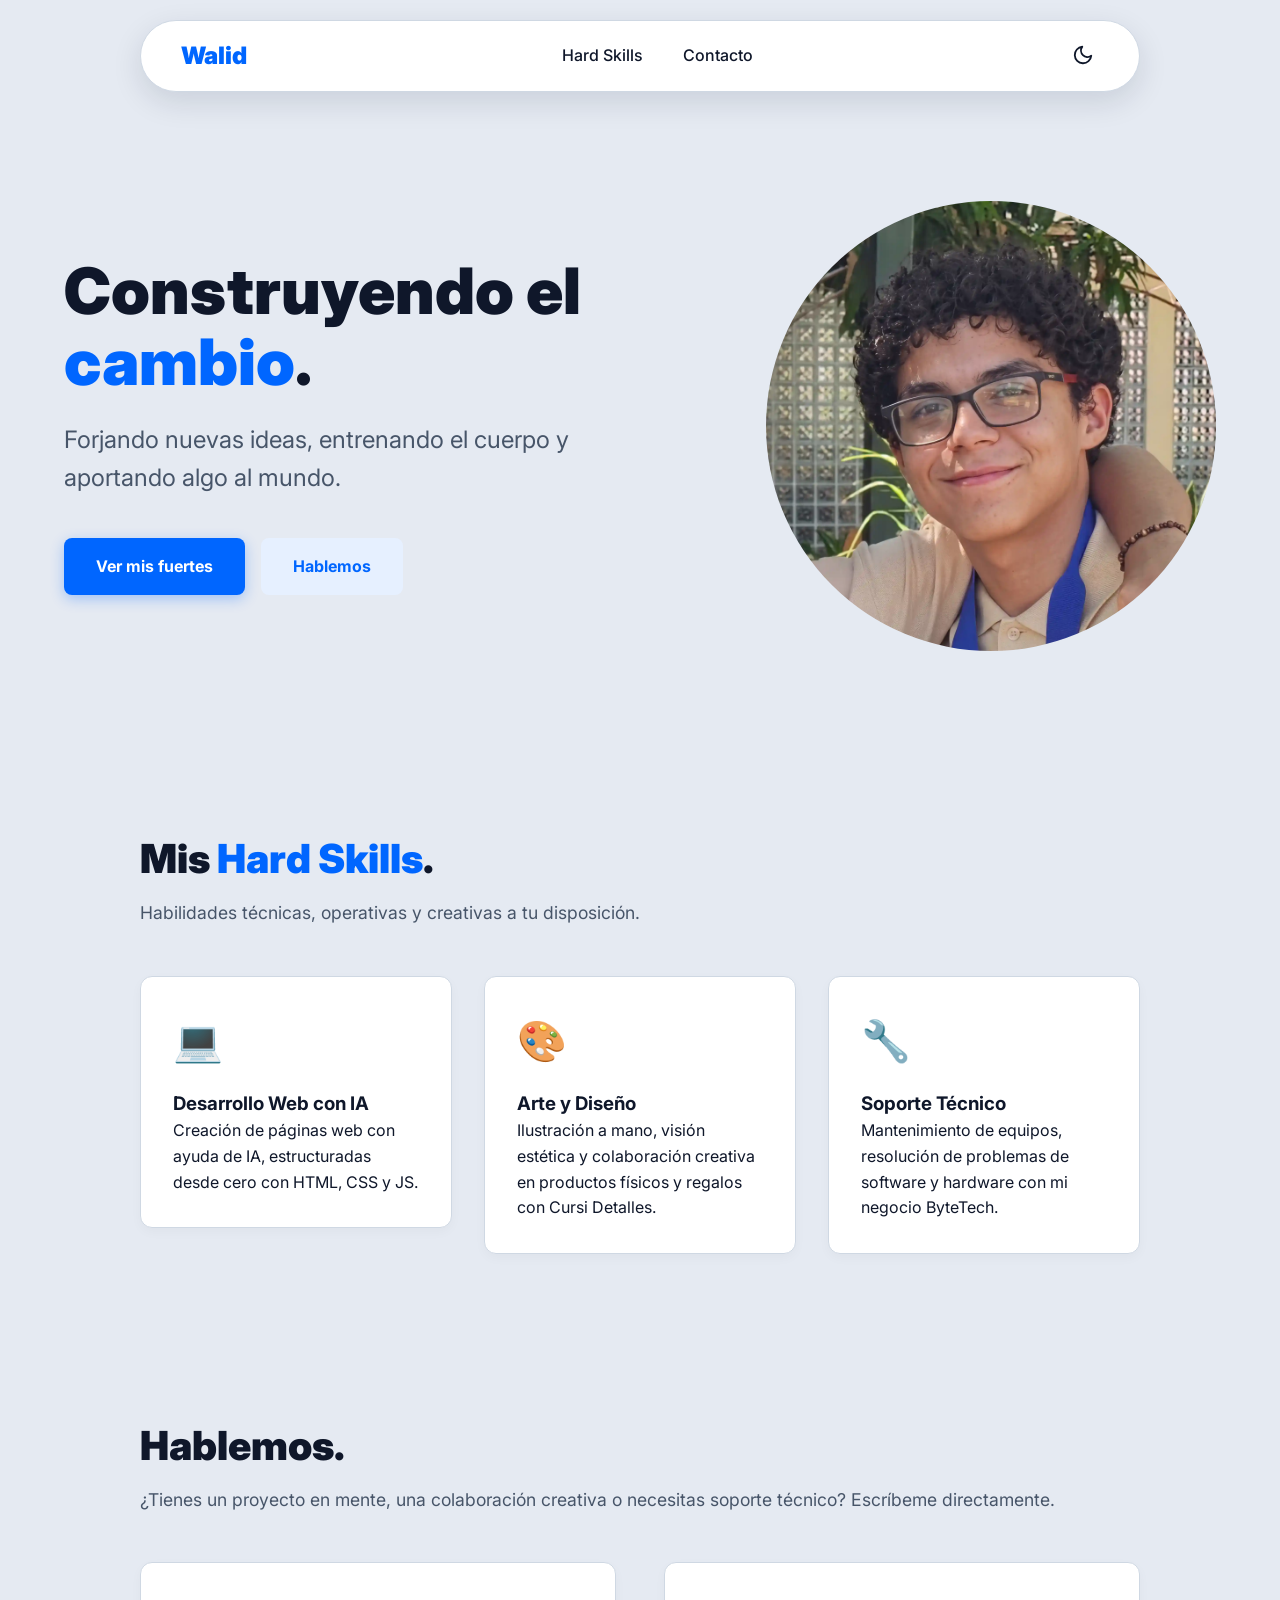
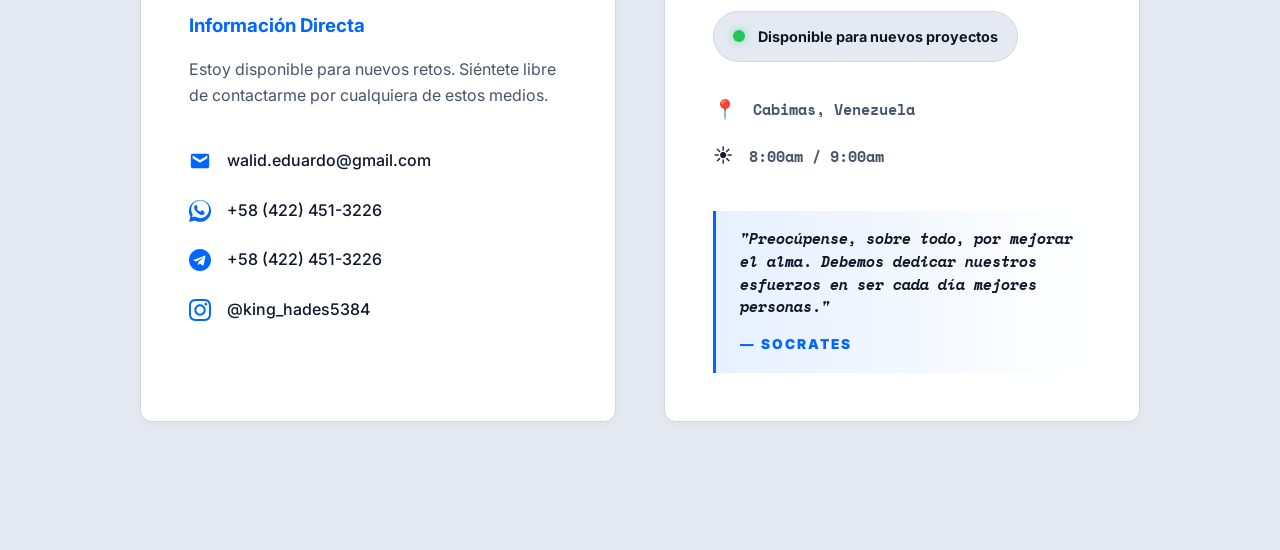
<file: index.html>
<!DOCTYPE html>
<html lang="es">
<head>
    <meta charset="UTF-8">
    <meta name="viewport" content="width=device-width, initial-scale=1.0">
    <title>Walid | Portafolio y Jardín Digital</title>
    <link rel="stylesheet" href="styles.css">
    <link href="https://fonts.googleapis.com/css2?family=Inter:wght@400;500;700;900&display=swap" rel="stylesheet">
    <link rel="icon" href="data:image/svg+xml,<svg xmlns='http://www.w3.org/2000/svg' viewBox='0 0 100 100'><rect width='100' height='100' rx='20' fill='%230066FF'/><text x='50%25' y='50%25' font-family='sans-serif' font-size='65' font-weight='900' fill='%23FFFFFF' dominant-baseline='central' text-anchor='middle'>W</text></svg>">
</head>
<body>

    <!-- Navegación -->
    <nav class="navbar animate-fade-up">
        <div class="logo">Walid</div>
        
        <ul class="nav-links" id="nav-links">
            <li><a href="#habilidades">Hard Skills</a></li>
           <!-- <li><a href="#ideas">Diario de Ideas</a></li> -->
            <li><a href="#contacto">Contacto</a></li>
        </ul>

        <!-- Acciones: Modo Oscuro + Menú Móvil -->
        <div class="nav-actions">
            <!-- Botón Modo Oscuro -->
            <button id="theme-toggle" class="theme-toggle" aria-label="Cambiar tema">
                <!-- Icono Luna (dibujado con SVG) -->
                <svg id="moon-icon" xmlns="http://www.w3.org/2000/svg" width="22" height="22" viewBox="0 0 24 24" fill="none" stroke="currentColor" stroke-width="2" stroke-linecap="round" stroke-linejoin="round">
                    <path d="M21 12.79A9 9 0 1 1 11.21 3 7 7 0 0 0 21 12.79z"></path>
                </svg>
                <!-- Icono Sol (dibujado con SVG, oculto por defecto) -->
                <svg id="sun-icon" class="hidden" xmlns="http://www.w3.org/2000/svg" width="22" height="22" viewBox="0 0 24 24" fill="none" stroke="currentColor" stroke-width="2" stroke-linecap="round" stroke-linejoin="round">
                    <circle cx="12" cy="12" r="5"></circle>
                    <line x1="12" y1="1" x2="12" y2="3"></line>
                    <line x1="12" y1="21" x2="12" y2="23"></line>
                    <line x1="4.22" y1="4.22" x2="5.64" y2="5.64"></line>
                    <line x1="18.36" y1="18.36" x2="19.78" y2="19.78"></line>
                    <line x1="1" y1="12" x2="3" y2="12"></line>
                    <line x1="21" y1="12" x2="23" y2="12"></line>
                    <line x1="4.22" y1="19.78" x2="5.64" y2="18.36"></line>
                    <line x1="18.36" y1="5.64" x2="19.78" y2="4.22"></line>
                </svg>
            </button>

            <!-- Botón de menú para móviles -->
            <button class="menu-toggle" id="menu-toggle" aria-label="Abrir menú">
                <span class="bar"></span>
                <span class="bar"></span>
                <span class="bar"></span>
            </button>
        </div>
    </nav>

    <!-- Sección Principal (Hero) -->
    <header class="hero">
        <div class="hero-container">
            <div class="hero-content">
                <h1 class="hero-title animate-fade-up delay-1">Construyendo el <span class="highlight">cambio</span>.</h1>
                <p class="hero-subtitle animate-fade-up delay-2">Forjando nuevas ideas, entrenando el cuerpo y aportando algo al mundo.</p>
                <div class="hero-buttons animate-fade-up delay-3">
                    <a href="#habilidades" class="btn btn-primary">Ver mis fuertes</a>
                    <a href="#contacto" class="btn btn-secondary">Hablemos</a>
                </div>
            </div>

            <div class="hero-image animate-fade-up delay-2">
                <div class="foto-marco">
                    <img src="assets/perfil.webp" alt="Foto de perfil de TuNombre">
                </div>
            </div>
        </div>
    </header>

<!-- Sección: El Constructor (Habilidades) -->
    <section id="habilidades" class="seccion-habilidades">
        <div class="contenedor">
            <h2 class="titulo-seccion reveal">Mis <span class="highlight">Hard Skills</span>.</h2>
            <p class="subtitulo-seccion reveal">Habilidades técnicas, operativas y creativas a tu disposición.</p>
            
            <div class="grid-habilidades">
                <!-- Tarjeta 1: Desarrollo Web -->
                <a href="projects_development.html" class="card-link reveal">
                    <article class="card">
                        <div class="card-icono">💻</div>
                        <h3>Desarrollo Web con IA</h3>
                        <p>Creación de páginas web con ayuda de IA, estructuradas desde cero con HTML, CSS y JS.</p>
                    </article>
                </a>

                <!-- Tarjeta 2: Arte y Diseño -->
                <a href="projects_art.html" class="card-link reveal">
                    <article class="card">
                        <div class="card-icono">🎨</div>
                        <h3>Arte y Diseño</h3>
                        <p>Ilustraci&oacute;n a mano, visi&oacute;n est&eacute;tica y colaboraci&oacute;n creativa en productos f&iacute;sicos y regalos con Cursi Detalles.</p>
                    </article>
                </a>

                <!-- Tarjeta 3: Soporte Técnico -->
                <a href="projects_bytetech.html" class="card-link reveal">
                    <article class="card">
                        <div class="card-icono">🔧</div>
                        <h3>Soporte Técnico</h3>
                        <p>Mantenimiento de equipos, resoluci&oacute;n de problemas de software y hardware con mi negocio ByteTech.</p>
                    </article>
                </a>
            </div>
        </div>
    </section>

<!-- Sección: Inventario de Ideas
    <section id="ideas" class="seccion-ideas">
        <div class="contenedor">
            <h2 class="titulo-seccion reveal">Diario de Ideas.</h2>
            <p class="subtitulo-seccion reveal">Reflexiones, proyectos y aprendizajes diarios.</p>
            
            <div class="grid-ideas">
                <article class="nota reveal">
                    <span class="tag">#Reflexion</span>
                    <h3>La injusticia y el esfuerzo</h3>
                    <p>Una pequeña reflexion sobre como la vida a veces puede parecer injusta para los que se esfuerzan dia a dia por mejorar.</p>
                    <a href="journal.html" class="leer-mas">Leer apunte &rarr;</a>
                </article>
            </div>
        </div>
    </section>
-->
<!-- Sección: Contacto -->
    <section id="contacto" class="seccion-contacto">
        <div class="contenedor">
            <h2 class="titulo-seccion reveal">Hablemos.</h2>
            <p class="subtitulo-seccion reveal">¿Tienes un proyecto en mente, una colaboración creativa o necesitas soporte técnico? Escríbeme directamente.</p>
            
            <div class="grid-contacto reveal">
                <!-- Tarjeta de Info de Contacto (Única y Centrada) -->
                <div class="info-contacto card">
                    <h3>Información Directa</h3>
                    <p>Estoy disponible para nuevos retos. Siéntete libre de contactarme por cualquiera de estos medios.</p>
                    
                    <ul class="lista-redes">
                        <!-- 1. CORREO -->
                        <li>
                            <span class="icono-contacto">
                                <svg xmlns="http://www.w3.org/2000/svg" width="22" height="22" viewBox="0 0 24 24" fill="currentColor">
                                    <path d="M20 4H4c-1.1 0-2 .9-2 2v12c0 1.1.9 2 2 2h16c1.1 0 2-.9 2-2V6c0-1.1-.9-2-2-2zm0 4.99l-8 5-8-5V6l8 5 8-5v2.99z"/>
                                </svg>
                            </span>
                            <a href="mailto:walid.eduardo@gmail.com">walid.eduardo@gmail.com</a>
                        </li>
                        
                        <!-- 2. WHATSAPP -->
                        <li>
                            <span class="icono-contacto">
                                <svg xmlns="http://www.w3.org/2000/svg" width="22" height="22" viewBox="0 0 24 24" fill="currentColor">
                                    <path d="M12.031 0C5.385 0 0 5.388 0 12.035c0 2.124.553 4.195 1.603 6.01L.068 24l6.103-1.6c1.748.956 3.738 1.458 5.86 1.458 6.646 0 12.031-5.388 12.031-12.035S18.677 0 12.031 0zm-1.077 19.333c-1.503-.002-2.973-.404-4.256-1.164l-.306-.18-3.161.829.845-3.08-.198-.314a9.715 9.715 0 0 1-1.488-5.234c0-5.36 4.364-9.724 9.728-9.724 5.364 0 9.728 4.364 9.728 9.724s-4.364 9.724-9.728 9.724c-.055 0-.11 0-.164-.001zm5.228-7.142c-.287-.144-1.696-.837-1.958-.933-.262-.096-.453-.144-.645.144-.191.288-.74 .933-.907 1.125-.167.192-.335.216-.622.072-1.341-.659-2.42-1.283-3.376-2.613-.167-.231.165-.213.722-1.332.096-.192.048-.36-.024-.504-.072-.144-.645-1.558-.883-2.134-.231-.56-.467-.485-.645-.494-.167-.008-.359-.01-.55-.01-.191 0-.501.072-.764.36-.263.288-1.003.98-1.003 2.39 0 1.411 1.027 2.775 1.17 2.967.143.192 2.023 3.089 4.901 4.329 1.942.836 2.721.905 3.237.857.59-.055 1.696-.693 1.935-1.364.239-.671.239-1.246.167-1.364-.072-.118-.263-.191-.55-.335z"/>
                                </svg>
                            </span>
                            <a href="https://wa.me/584224513226" target="_blank">+58 (422) 451-3226</a>
                        </li>
                        
                        <!-- 3. TELEGRAM -->
                        <li>
                            <span class="icono-contacto">
                                <svg xmlns="http://www.w3.org/2000/svg" width="22" height="22" viewBox="0 0 24 24" fill="currentColor">
                                    <path d="M12 0C5.373 0 0 5.373 0 12s5.373 12 12 12 12-5.373 12-12S18.627 0 12 0zm5.894 8.221l-1.97 9.28c-.145.658-.537.818-1.084.508l-3-2.21-1.446 1.394c-.14.18-.357.295-.6.295-.002 0-.003 0-.005 0l.213-3.054 5.56-5.022c.24-.213-.054-.334-.373-.121l-6.869 4.326-2.96-.924c-.64-.203-.658-.64.135-.954l11.566-4.458c.538-.196 1.006.128.832.941z"/>
                                </svg>
                            </span>
                            <a href="https://t.me/+584224513226" target="_blank">+58 (422) 451-3226</a>
                        </li>
                        
                        <!-- 4. INSTAGRAM -->
                        <li>
                            <span class="icono-contacto">
                                <svg xmlns="http://www.w3.org/2000/svg" width="22" height="22" viewBox="0 0 24 24" fill="currentColor">
                                    <path d="M12 0C8.74 0 8.333.015 7.053.072 5.775.132 4.905.333 4.14.63c-.789.306-1.459.717-2.126 1.384S.935 3.35.63 4.14C.333 4.905.131 5.775.072 7.053.012 8.333 0 8.74 0 12s.015 3.667.072 4.947c.06 1.277.261 2.148.558 2.913.306.788.717 1.459 1.384 2.126.667.666 1.336 1.079 2.126 1.384.766.296 1.636.499 2.913.558C8.333 23.988 8.74 24 12 24s3.667-.015 4.947-.072c1.277-.06 2.148-.262 2.913-.558.788-.306 1.459-.718 2.126-1.384.666-.667 1.079-1.335 1.384-2.126.296-.765.499-1.636.558-2.913.06-1.28.072-1.687.072-4.947s-.015-3.667-.072-4.947c-.06-1.277-.262-2.149-.558-2.913-.306-.789-.718-1.459-1.384-2.126C21.319 1.347 20.651.935 19.86.63c-.765-.297-1.636-.499-2.913-.558C15.667.012 15.26 0 12 0zm0 2.16c3.203 0 3.585.016 4.85.071 1.17.055 1.805.249 2.227.415.562.217.96.477 1.382.896.419.42.679.819.896 1.381.164.422.36 1.058.413 2.227.057 1.266.07 1.646.07 4.85s-.015 3.585-.074 4.85c-.061 1.17-.256 1.805-.421 2.227-.224.562-.479.96-.899 1.382-.419.419-.824.679-1.38.896-.42.164-1.065.36-2.235.413-1.274.057-1.649.07-4.859.07-3.211 0-3.586-.015-4.859-.074-1.171-.061-1.816-.256-2.236-.421-.569-.224-.96-.479-1.379-.899-.421-.419-.69-.824-.9-1.38-.165-.42-.359-1.065-.42-2.235-.045-1.26-.061-1.649-.061-4.844 0-3.196.016-3.586.061-4.861.061-1.17.255-1.814.42-2.234.21-.57.479-.96.9-1.381.419-.419.81-.689 1.379-.898.42-.166 1.051-.361 2.221-.421 1.275-.045 1.65-.06 4.859-.06l.045.03zm0 3.678c-3.405 0-6.162 2.76-6.162 6.162 0 3.405 2.757 6.162 6.162 6.162 3.405 0 6.162-2.757 6.162-6.162 0-3.402-2.757-6.162-6.162-6.162zm0 10.162c-2.209 0-4-1.79-4-4 0-2.209 1.791-4 4-4s4 1.791 4 4c0 2.21-1.791 4-4 4zm6.406-11.845c-.796 0-1.441.645-1.441 1.44s.645 1.44 1.441 1.44c.795 0 1.439-.645 1.439-1.44s-.644-1.44-1.439-1.44z"/>
                                </svg>
                            </span>
                            <a href="https://instagram.com/king_hades5384" target="_blank">@king_hades5384</a>
                        </li>
                    </ul>
                </div>

                <!-- 2da Tarjeta: Status y Filosofía -->
                <div class="status-contacto card">
                    <div class="estado-proyecto">
                        <span class="punto-verde"></span>
                        <p class="estado-texto">Disponible para nuevos proyectos</p>
                    </div>
                    
                    <div class="datos-locales">
                        <div class="dato-local">
                            <span class="icono-local">📍</span>
                            <p>Cabimas, Venezuela</p>
                        </div>
                        <div class="dato-local">
                            <span class="icono-local" id="icono-tiempo">☀️</span>
                            <p id="hora-local">8:00am / 9:00am</p>
                        </div>
                    </div>

                    <div class="bloque-filosofia">
                        <p class="filosofia-quote">"Preocúpense, sobre todo, por mejorar el alma. Debemos dedicar nuestros esfuerzos en ser cada día mejores personas."</p>
                        <span class="filosofia-autor">— Socrates</span>
                    </div>
                </div>
            </div>
            </div>
        </div>
    </section>
    <script src="scripts.js"></script>
</body>
</html>
</file>
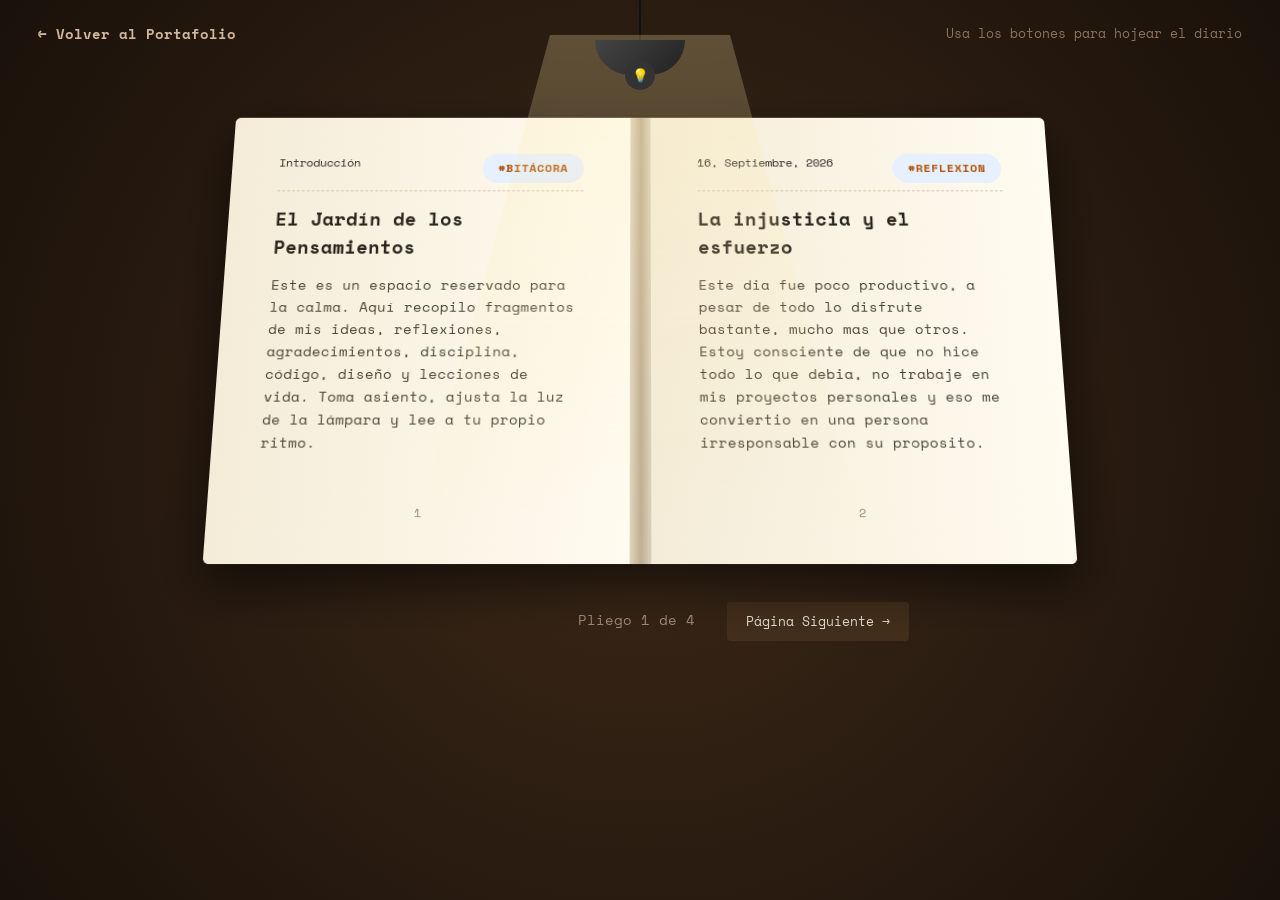
<file: journal.html>
<!DOCTYPE html>
<html lang="es">
<head>
    <meta charset="UTF-8">
    <meta name="viewport" content="width=device-width, initial-scale=1.0">
    <title>Diario de Ideas | Walid</title>
    <!-- Importación obligatoria de Space Mono -->
    <link href="https://fonts.googleapis.com/css2?family=Space+Mono:ital,wght@0,400;0,700;1,400&display=swap" rel="stylesheet">
    <link rel="stylesheet" href="styles.css">
    <link rel="icon" href="data:image/svg+xml,<svg xmlns='http://www.w3.org/2000/svg' viewBox='0 0 100 100'><rect width='100' height='100' rx='20' fill='%232b1d11'/><text x='50%25' y='50%25' font-size='60' dominant-baseline='central' text-anchor='middle'>📖</text></svg>">
</head>
<body class="pagina-diario-3d">

    <!-- Lámpara interactiva superior -->
    <div class="lampara-fixture">
        <div class="cable-lampara"></div>
        <div class="pantalla-lampara"></div>
        <div class="haz-luz"></div>
        <button id="btn-lampara" class="btn-lampara" title="Encender/Apagar luz">💡</button>
    </div>

    <!-- Navegación -->
    <nav class="nav-3d">
        <a href="index.html" class="link-volver">&larr; Volver al Portafolio</a>
        <span class="instruccion-3d">Usa los botones para hojear el diario</span>
    </nav>

    <!-- Vista de la Mesa en Tercera Persona -->
    <main class="escritorio-mesa">
        
        <div class="diario-libro" id="libro-diario">
            <!-- Página Izquierda -->
            <div class="pagina pagina-izquierda">
                <div class="contenido-pagina" id="contenido-izq">
                    <!-- El contenido se inyecta por JS -->
                </div>
                <div class="numero-pagina" id="num-izq">1</div>
            </div>

            <!-- Lomo del Libro -->
            <div class="lomo-libro"></div>

            <!-- Página Derecha -->
            <div class="pagina pagina-derecha">
                <div class="contenido-pagina" id="contenido-der">
                    <!-- El contenido se inyecta por JS -->
                </div>
                <div class="numero-pagina" id="num-der">2</div>
            </div>
        </div>

        <!-- Controles para hojear -->
        <div class="controles-hojear">
            <button id="btn-anterior" class="btn-hoja" onclick="cambiarPagina(-1)">&larr; Página Anterior</button>
            <span id="indicador-paginas" class="indicador-paginas">Página 1 de 2</span>
            <button id="btn-siguiente" class="btn-hoja" onclick="cambiarPagina(1)">Página Siguiente &rarr;</button>
        </div>

    </main>

    <!-- Script centralizado -->
    <script src="scripts.js"></script>
</body>
</html>
</file>
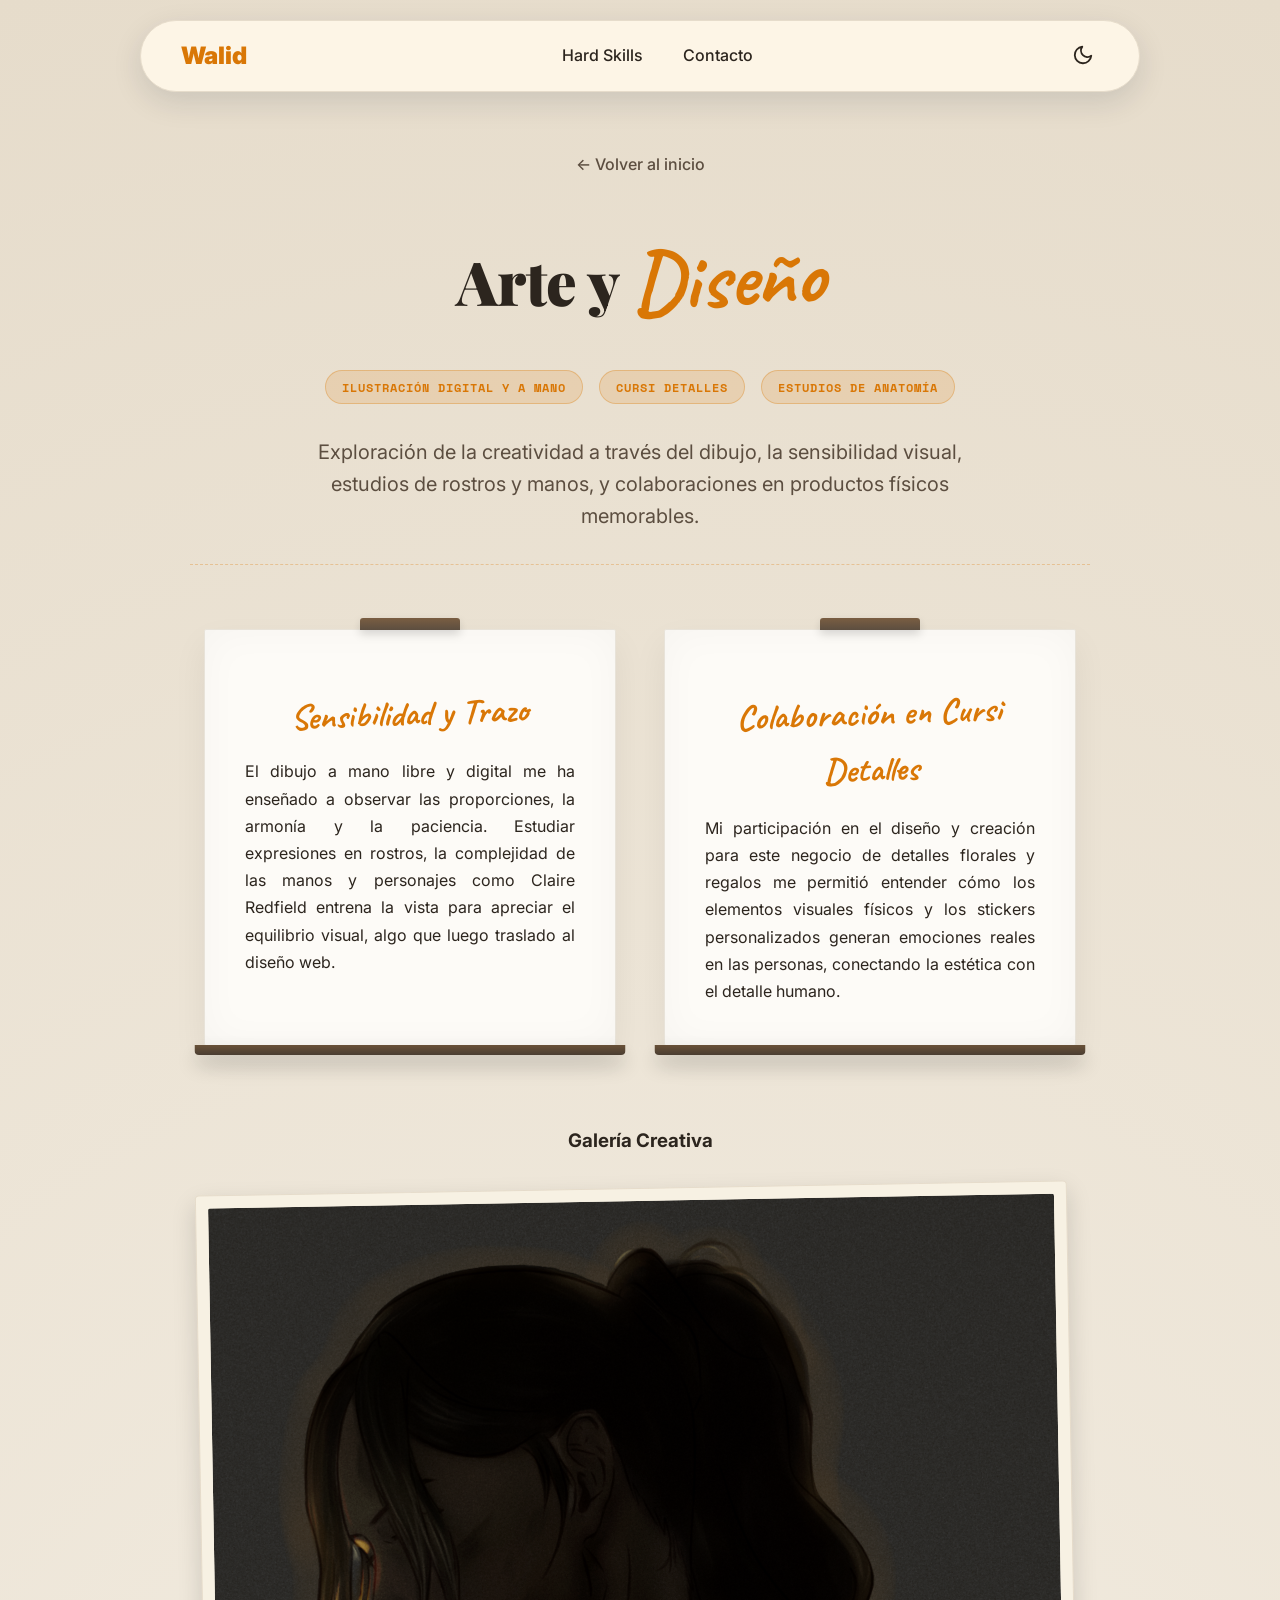
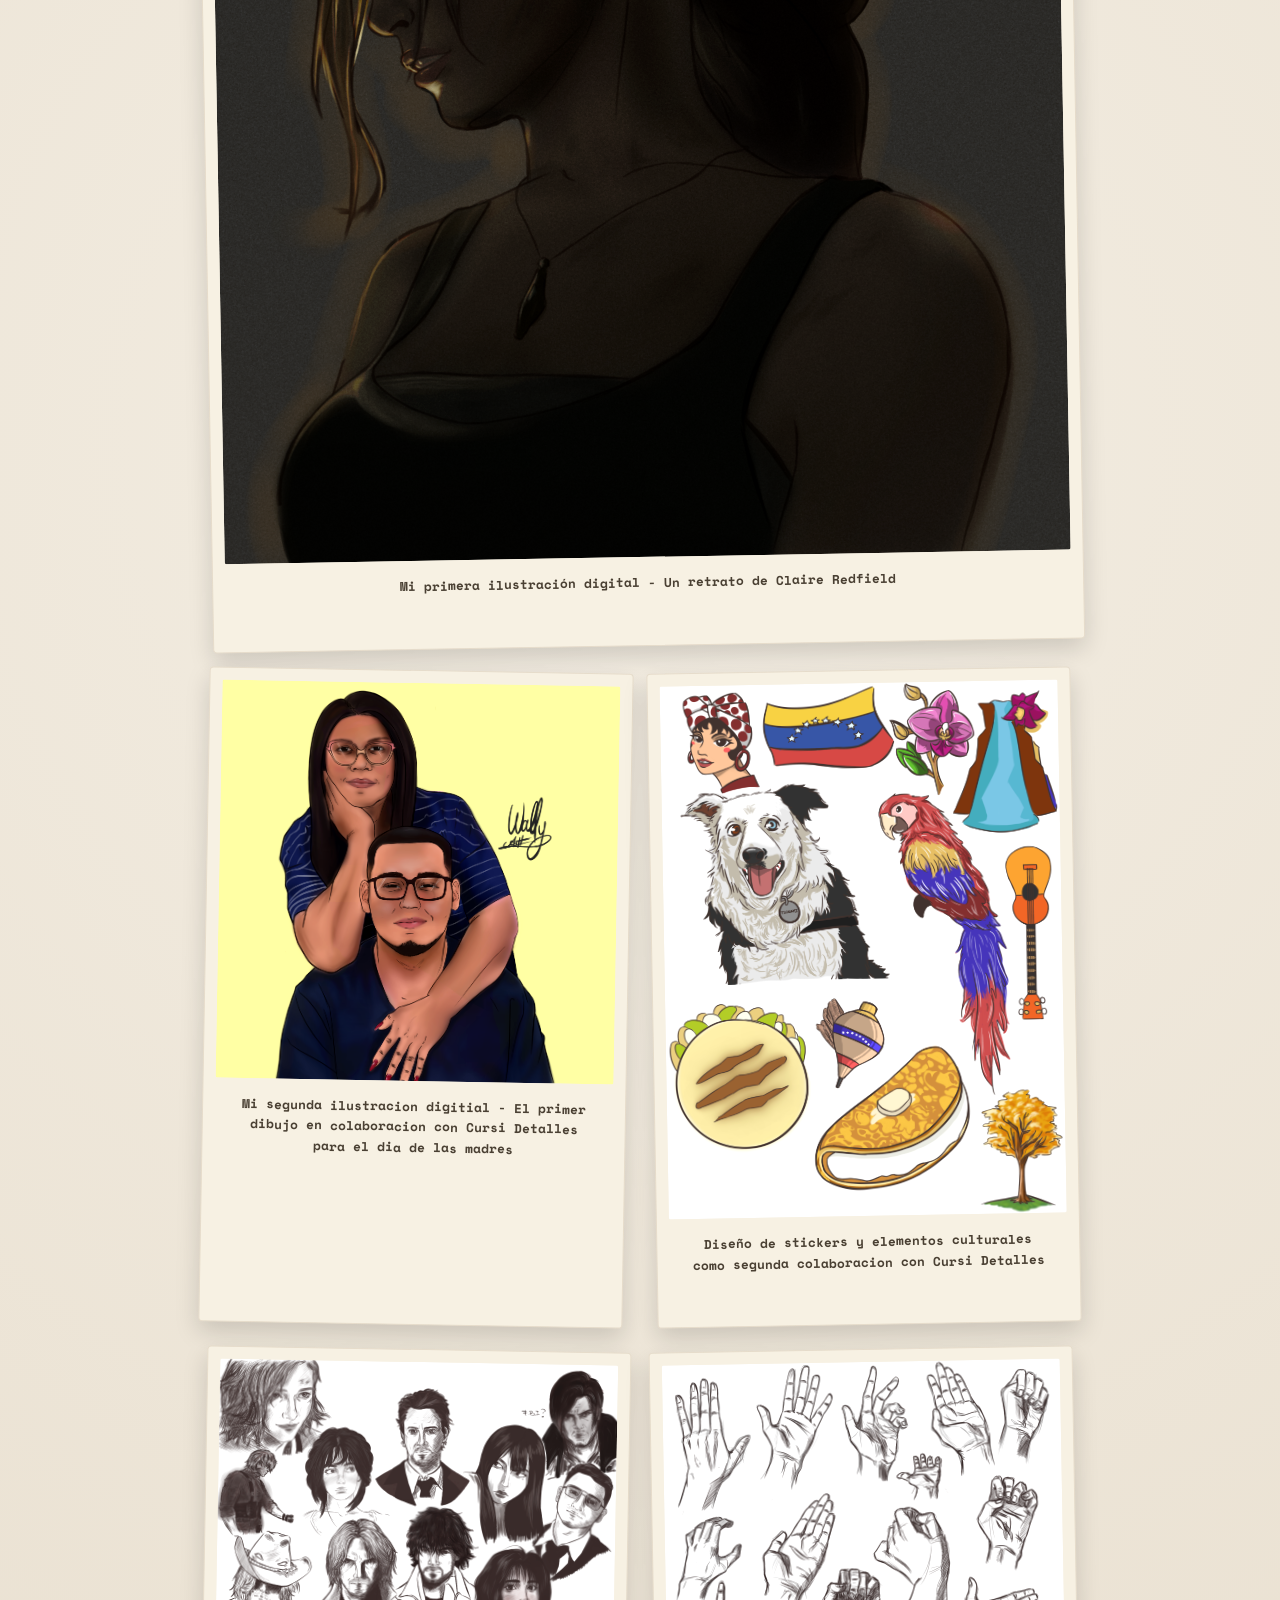
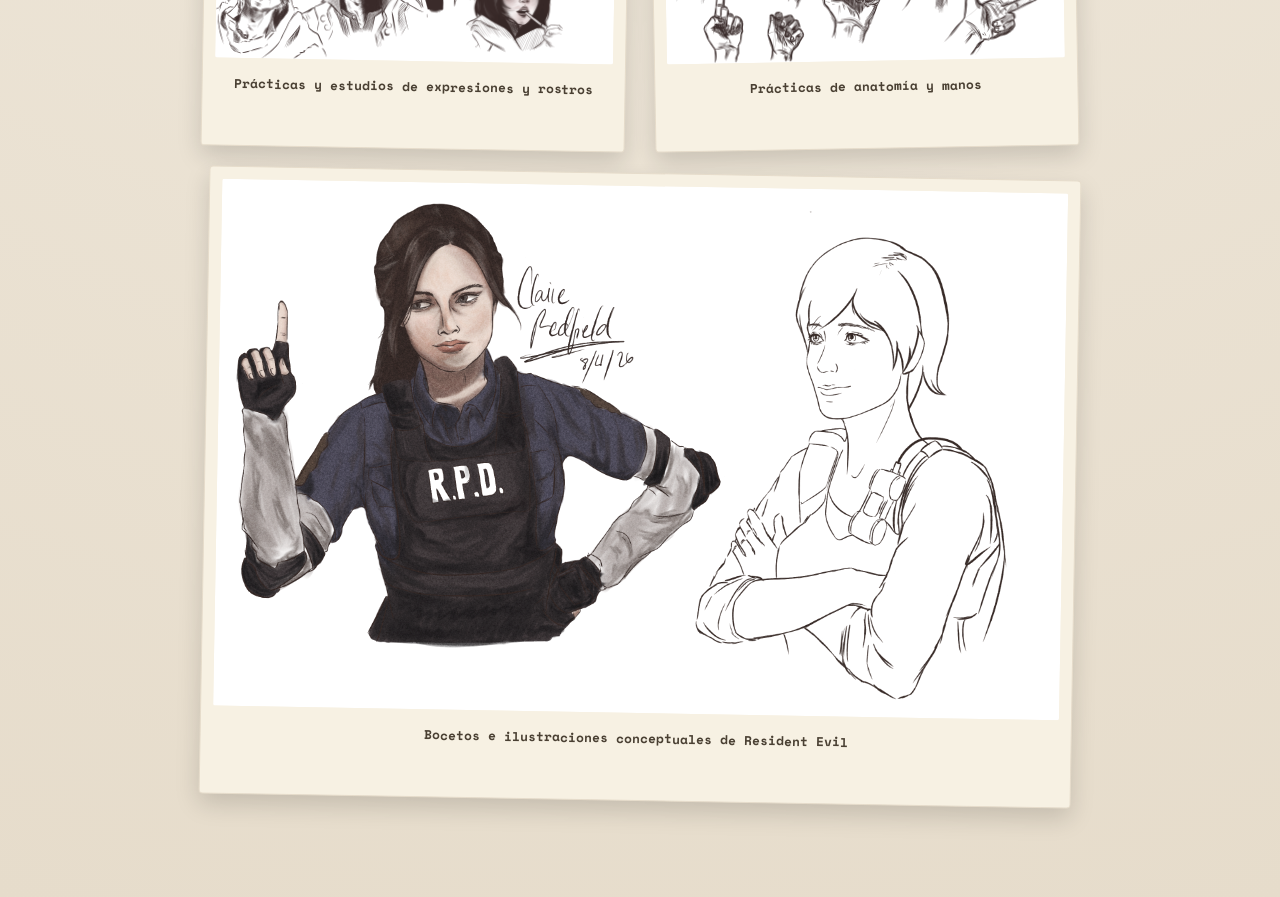
<file: projects_art.html>
<!DOCTYPE html>
<html lang="es">
<head>
    <meta charset="UTF-8">
    <meta name="viewport" content="width=device-width, initial-scale=1.0">
    <title>Arte y Diseño | Walid</title>
    <link rel="stylesheet" href="styles.css">
    <link href="https://fonts.googleapis.com/css2?family=Inter:wght@400;500;700;900&display=swap" rel="stylesheet">
    <link rel="icon" href="data:image/svg+xml,<svg xmlns='http://www.w3.org/2000/svg' viewBox='0 0 100 100'><rect width='100' height='100' rx='20' fill='%23D97706'/><text x='50%25' y='50%25' font-size='60' dominant-baseline='central' text-anchor='middle'>🎨</text></svg>">
</head>
<body class="pagina-arte">

    <!-- Navegación -->
    <nav class="navbar animate-fade-up">
        <a href="index.html" class="logo" style="text-decoration: none;">Walid</a>
        
        <ul class="nav-links" id="nav-links">
            <li><a href="index.html#habilidades">Hard Skills</a></li>
            <!-- <li><a href="#ideas">Diario de Ideas</a></li> -->
            <li><a href="index.html#contacto">Contacto</a></li>
        </ul>

        <div class="nav-actions">
            <button id="theme-toggle" class="theme-toggle" aria-label="Cambiar tema">
                <svg id="moon-icon" xmlns="http://www.w3.org/2000/svg" width="22" height="22" viewBox="0 0 24 24" fill="none" stroke="currentColor" stroke-width="2" stroke-linecap="round" stroke-linejoin="round">
                    <path d="M21 12.79A9 9 0 1 1 11.21 3 7 7 0 0 0 21 12.79z"></path>
                </svg>
                <svg id="sun-icon" class="hidden" xmlns="http://www.w3.org/2000/svg" width="22" height="22" viewBox="0 0 24 24" fill="none" stroke="currentColor" stroke-width="2" stroke-linecap="round" stroke-linejoin="round">
                    <circle cx="12" cy="12" r="5"></circle>
                    <line x1="12" y1="1" x2="12" y2="3"></line>
                    <line x1="12" y1="21" x2="12" y2="23"></line>
                    <line x1="4.22" y1="4.22" x2="5.64" y2="5.64"></line>
                    <line x1="18.36" y1="18.36" x2="19.78" y2="19.78"></line>
                    <line x1="1" y1="12" x2="3" y2="12"></line>
                    <line x1="21" y1="12" x2="23" y2="12"></line>
                    <line x1="4.22" y1="19.78" x2="5.64" y2="18.36"></line>
                    <line x1="18.36" y1="5.64" x2="19.78" y2="4.22"></line>
                </svg>
            </button>
            <button class="menu-toggle" id="menu-toggle" aria-label="Abrir menú">
                <span class="bar"></span>
                <span class="bar"></span>
                <span class="bar"></span>
            </button>
        </div>
    </nav>

    <!-- Cabecera del Proyecto Artístico -->
    <header class="hero-proyecto">
        <div class="contenedor animate-fade-up delay-1">
            <a href="index.html" class="btn-volver">&larr; Volver al inicio</a>
            <h1 class="titulo-proyecto">Arte y <span class="highlight-arte">Diseño</span></h1>
            
            <div class="tags-proyecto">
                <span class="tag tag-arte">Ilustración Digital y a Mano</span>
                <span class="tag tag-arte">Cursi Detalles</span>
                <span class="tag tag-arte">Estudios de Anatomía</span>
            </div>

            <p class="descripcion-corta">Exploración de la creatividad a través del dibujo, la sensibilidad visual, estudios de rostros y manos, y colaboraciones en productos físicos memorables.</p>
        </div>
    </header>

    <!-- Contenido del Caso de Estudio -->
    <section class="contenido-proyecto contenedor">
        
        <div class="grid-dos-columnas reveal">
            <div class="bloque-texto">
                <h3>Sensibilidad y Trazo</h3>
                <p>El dibujo a mano libre y digital me ha enseñado a observar las proporciones, la armonía y la paciencia. Estudiar expresiones en rostros, la complejidad de las manos y personajes como Claire Redfield entrena la vista para apreciar el equilibrio visual, algo que luego traslado al diseño web.</p>
            </div>
            <div class="bloque-texto">
                <h3>Colaboración en Cursi Detalles</h3>
                <p>Mi participación en el diseño y creación para este negocio de detalles florales y regalos me permitió entender cómo los elementos visuales físicos y los stickers personalizados generan emociones reales en las personas, conectando la estética con el detalle humano.</p>
            </div>
        </div>

        <!-- Galería Artística con tus imágenes reales -->
        <div class="galeria-proyectos reveal">
            <h3 class="titulo-galeria" style="margin-bottom: 2rem; text-align: center;">Galería Creativa</h3>
            
            <div class="grid-galeria">
                <!-- Imagen 1: Claire Redfield -->
                <div class="item-galeria principal">
                    <img src="assets/claire_redfield.png" alt="Claire Redfield Ilustración">
                    <span class="caption-galeria">Mi primera ilustración digital - Un retrato de Claire Redfield</span>
                </div>

                <!-- Imagen 2: Cursi Art 1 -->
                <div class="item-galeria">
                    <img src="assets/cursi_art_1.png" alt="Cursi Detalles Arte 1">
                    <span class="caption-galeria">Mi segunda ilustracion digitial - El primer dibujo en colaboracion con Cursi Detalles para el dia de las madres</span>
                </div>

                <!-- Imagen 3: Cursi Art 2 (Stickers) -->
                <div class="item-galeria">
                    <img src="assets/cursi_art_2.png" alt="Stickers y elementos Cursi Detalles">
                    <span class="caption-galeria">Diseño de stickers y elementos culturales como segunda colaboracion con Cursi Detalles</span>
                </div>

                <!-- Imagen 4: Estudios de Rostros -->
                <div class="item-galeria">
                    <img src="assets/faces.png" alt="Estudios de rostros">
                    <span class="caption-galeria">Prácticas y estudios de expresiones y rostros</span>
                </div>

                <!-- Imagen 5: Estudios de Manos -->
                <div class="item-galeria">
                    <img src="assets/hands.png" alt="Estudios de manos">
                    <span class="caption-galeria">Prácticas de anatomía y manos</span>
                </div>

                <!-- Imagen 6: Bocetos Resident Evil -->
                <div class="item-galeria principal">
                    <img src="assets/resident_evil_sketchs.png" alt="Resident Evil Bocetos">
                    <span class="caption-galeria">Bocetos e ilustraciones conceptuales de Resident Evil</span>
                </div>
            </div>
        </div>

    </section>

    <script src="scripts.js"></script>
</body>
</html>
</file>
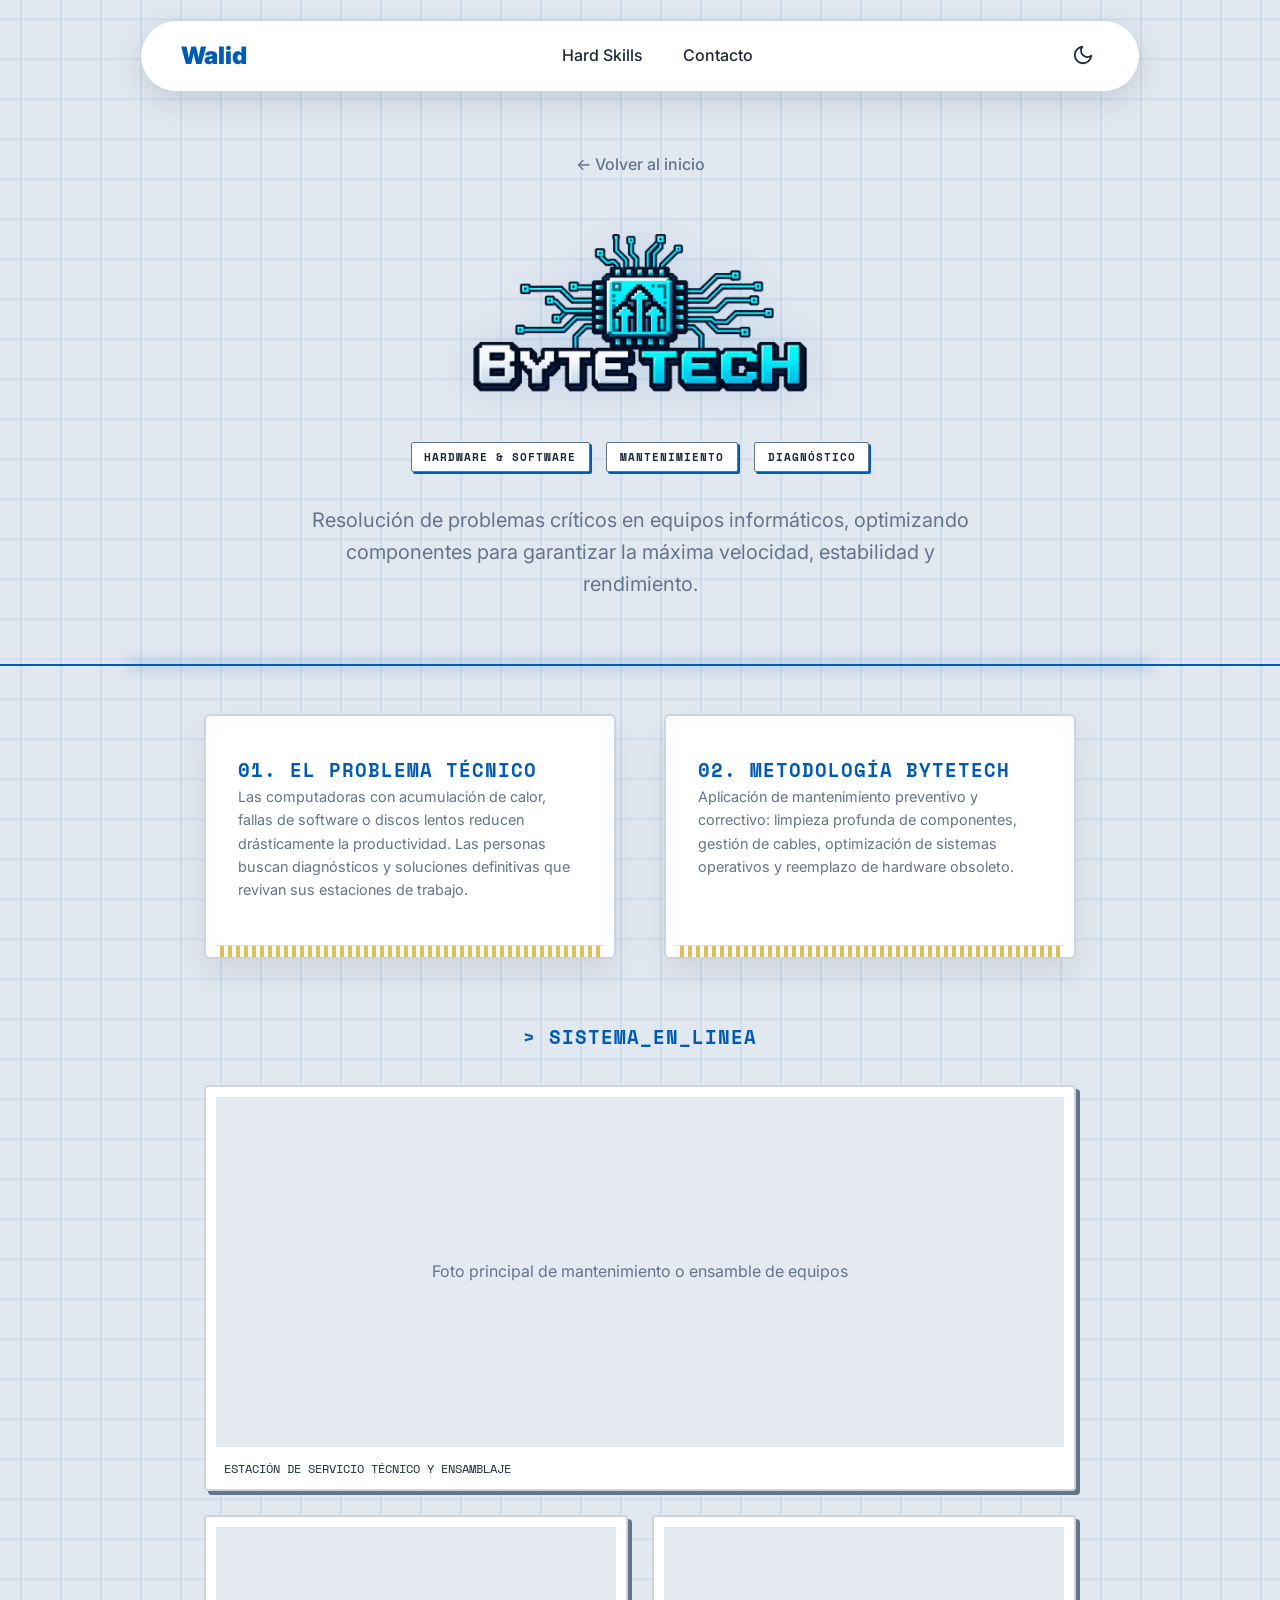
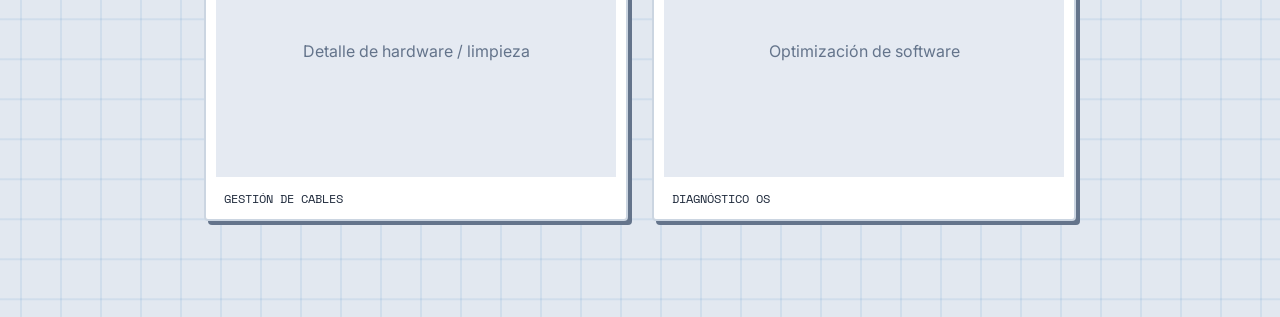
<file: projects_bytetech.html>
<!DOCTYPE html>
<html lang="es">
<head>
    <meta charset="UTF-8">
    <meta name="viewport" content="width=device-width, initial-scale=1.0">
    <title>ByteTech | Soporte Técnico</title>
    <link rel="stylesheet" href="styles.css">
    <link href="https://fonts.googleapis.com/css2?family=Inter:wght@400;500;700;900&display=swap" rel="stylesheet">
    <link rel="icon" href="data:image/svg+xml,<svg xmlns='http://www.w3.org/2000/svg' viewBox='0 0 100 100'><rect width='100' height='100' rx='20' fill='%230b0c10'/><text x='50%25' y='50%25' font-family='monospace' font-size='65' font-weight='900' fill='%2300d2d3' dominant-baseline='central' text-anchor='middle'>B</text></svg>">
</head>
<body class="pagina-hardware">

    <!-- Navegación -->
    <nav class="navbar animate-fade-up">
        <a href="index.html" class="logo" style="text-decoration: none;">Walid</a>
        
        <ul class="nav-links" id="nav-links">
            <li><a href="index.html#habilidades">Hard Skills</a></li>
            <!-- <li><a href="#ideas">Diario de Ideas</a></li> -->
            <li><a href="index.html#contacto">Contacto</a></li>
        </ul>

        <div class="nav-actions">
            <button id="theme-toggle" class="theme-toggle" aria-label="Cambiar tema">
                <svg id="moon-icon" xmlns="http://www.w3.org/2000/svg" width="22" height="22" viewBox="0 0 24 24" fill="none" stroke="currentColor" stroke-width="2" stroke-linecap="round" stroke-linejoin="round">
                    <path d="M21 12.79A9 9 0 1 1 11.21 3 7 7 0 0 0 21 12.79z"></path>
                </svg>
                <svg id="sun-icon" class="hidden" xmlns="http://www.w3.org/2000/svg" width="22" height="22" viewBox="0 0 24 24" fill="none" stroke="currentColor" stroke-width="2" stroke-linecap="round" stroke-linejoin="round">
                    <circle cx="12" cy="12" r="5"></circle>
                    <line x1="12" y1="1" x2="12" y2="3"></line>
                    <line x1="12" y1="21" x2="12" y2="23"></line>
                    <line x1="4.22" y1="4.22" x2="5.64" y2="5.64"></line>
                    <line x1="18.36" y1="18.36" x2="19.78" y2="19.78"></line>
                    <line x1="1" y1="12" x2="3" y2="12"></line>
                    <line x1="21" y1="12" x2="23" y2="12"></line>
                    <line x1="4.22" y1="19.78" x2="5.64" y2="18.36"></line>
                    <line x1="18.36" y1="5.64" x2="19.78" y2="4.22"></line>
                </svg>
            </button>
            <button class="menu-toggle" id="menu-toggle" aria-label="Abrir menú">
                <span class="bar"></span>
                <span class="bar"></span>
                <span class="bar"></span>
            </button>
        </div>
    </nav>

    <!-- Cabecera del Proyecto con el Logo -->
    <header class="hero-proyecto">
        <div class="contenedor animate-fade-up delay-1">
            <a href="index.html" class="btn-volver">&larr; Volver al inicio</a>
            
            <!-- Logo grande de ByteTech -->
            <div class="contenedor-logo-principal animate-fade-up">
                <img src="assets/bytetech_logo.webp" alt="ByteTech Logo" class="logo-principal-img">
            </div>

            <div class="tags-proyecto">
                <span class="tag tag-hardware">Hardware & Software</span>
                <span class="tag tag-hardware">Mantenimiento</span>
                <span class="tag tag-hardware">Diagnóstico</span>
            </div>
            
            <p class="descripcion-corta">Resolución de problemas críticos en equipos informáticos, optimizando componentes para garantizar la máxima velocidad, estabilidad y rendimiento.</p>
        </div>
    </header>

    <!-- Contenido del Caso de Estudio -->
    <section class="contenido-proyecto contenedor">
        
        <div class="grid-dos-columnas reveal">
            <div class="bloque-texto microchip">
                <h3 class="led-text">01. El Problema Técnico</h3>
                <p>Las computadoras con acumulación de calor, fallas de software o discos lentos reducen drásticamente la productividad. Las personas buscan diagnósticos y soluciones definitivas que revivan sus estaciones de trabajo.</p>
                <div class="pines-oro"></div>
            </div>
            <div class="bloque-texto microchip">
                <h3 class="led-text">02. Metodología ByteTech</h3>
                <p>Aplicación de mantenimiento preventivo y correctivo: limpieza profunda de componentes, gestión de cables, optimización de sistemas operativos y reemplazo de hardware obsoleto.</p>
                <div class="pines-oro"></div>
            </div>
        </div>

        <!-- Galería de Muestras -->
        <div class="galeria-proyectos reveal">
            <h3 class="titulo-galeria led-text" style="text-align: center; margin-bottom: 2rem;">> SISTEMA_EN_LINEA</h3>
            
            <div class="grid-galeria">
                <div class="item-galeria principal chip-imagen">
                    <div class="placeholder-galeria" style="height: 350px;">Foto principal de mantenimiento o ensamble de equipos</div>
                    <span class="caption-galeria">Estación de servicio técnico y ensamblaje</span>
                </div>
                <div class="item-galeria chip-imagen">
                    <div class="placeholder-galeria">Detalle de hardware / limpieza</div>
                    <span class="caption-galeria">Gestión de cables</span>
                </div>
                <div class="item-galeria chip-imagen">
                    <div class="placeholder-galeria">Optimización de software</div>
                    <span class="caption-galeria">Diagnóstico OS</span>
                </div>
            </div>
        </div>

    </section>

    <script src="scripts.js"></script>
</body>
</html>
</file>
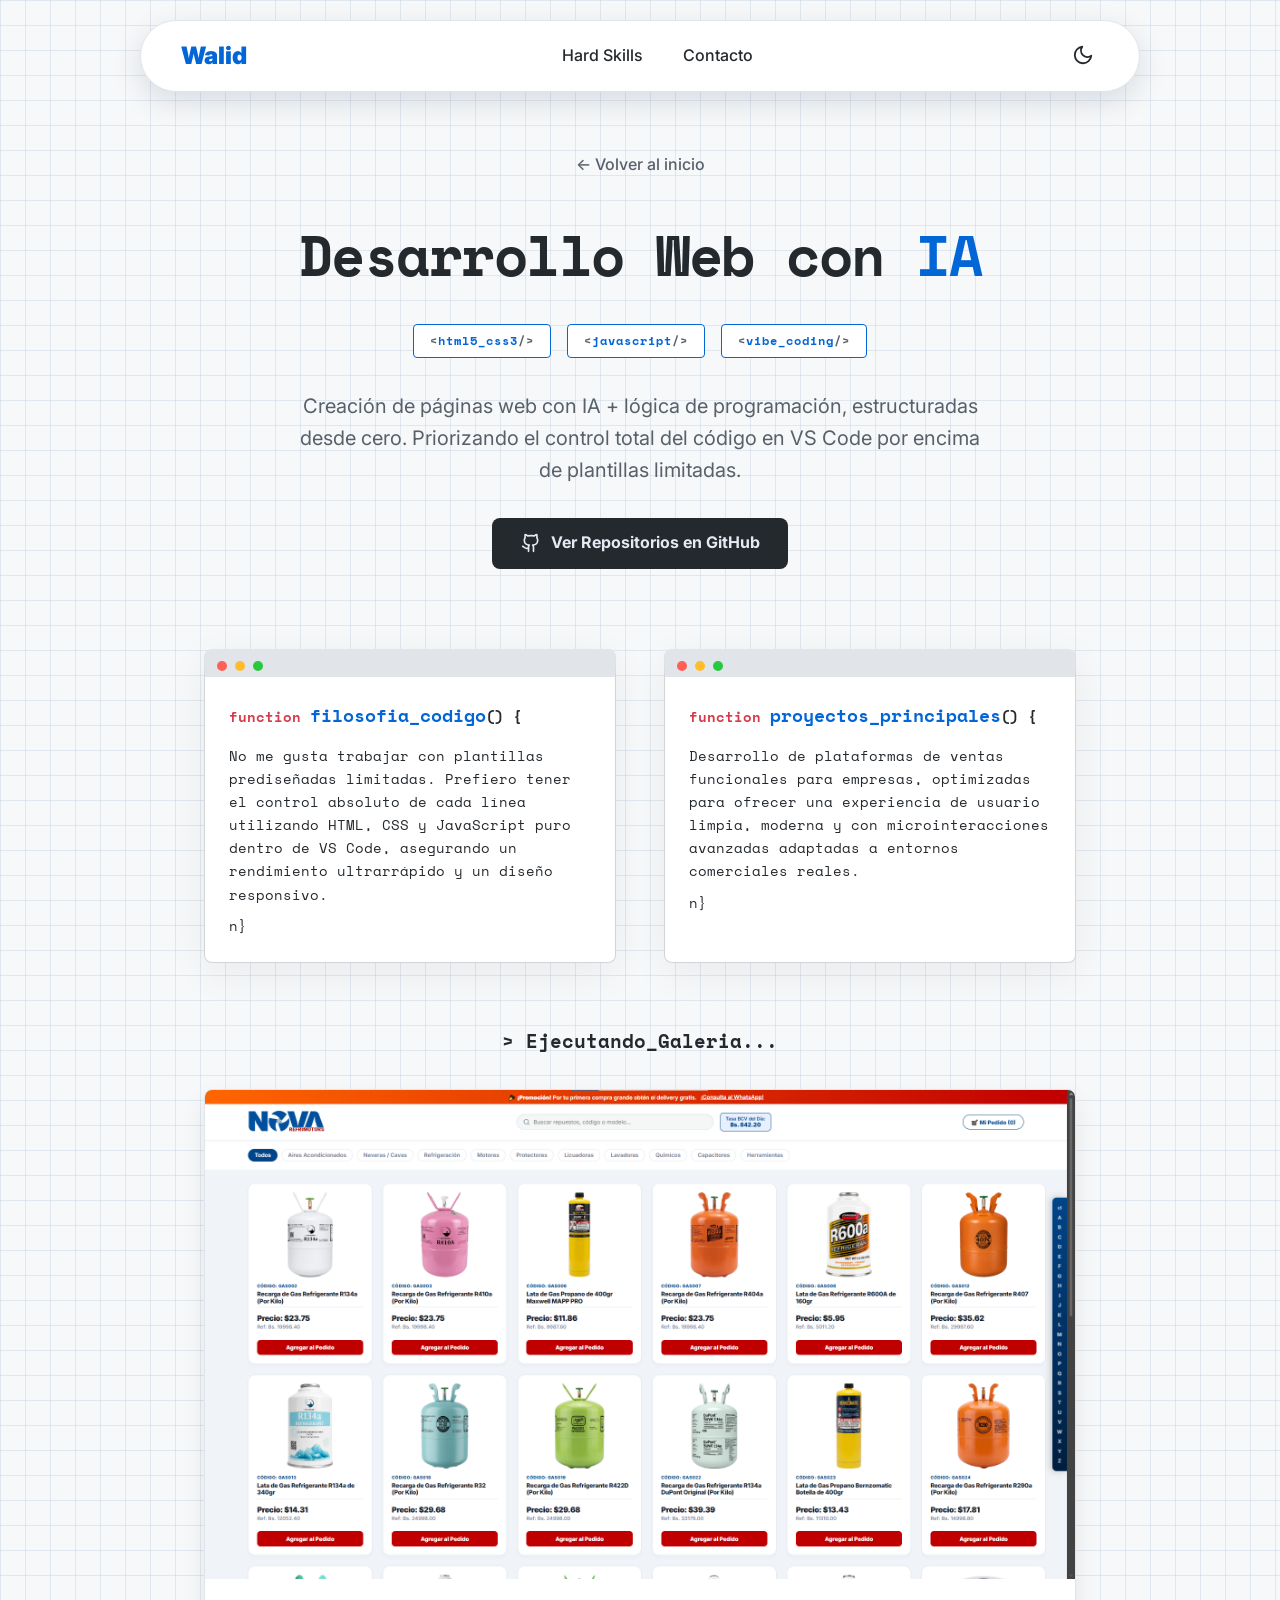
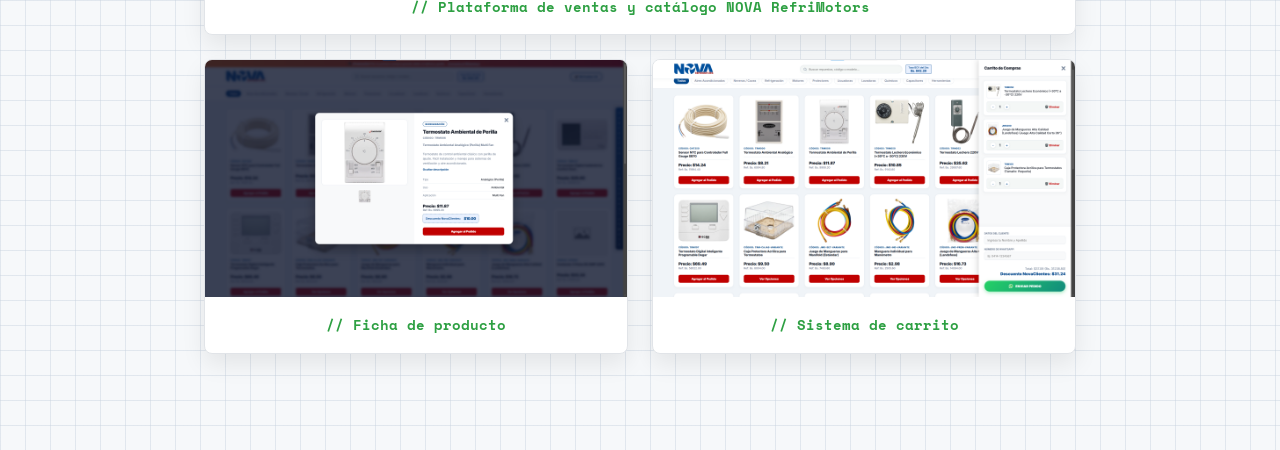
<file: projects_development.html>
<!DOCTYPE html>
<html lang="es">
<head>
    <meta charset="UTF-8">
    <meta name="viewport" content="width=device-width, initial-scale=1.0">
    <title>Desarrollo Web | Walid</title>
    <link rel="stylesheet" href="styles.css">
    <link href="https://fonts.googleapis.com/css2?family=Inter:wght@400;500;700;900&display=swap" rel="stylesheet">
    <link rel="icon" href="data:image/svg+xml,<svg xmlns='http://www.w3.org/2000/svg' viewBox='0 0 100 100'><rect width='100' height='100' rx='20' fill='%231e1e1e'/><text x='50%25' y='50%25' font-family='monospace' font-size='55' font-weight='bold' fill='%2300f0ff' dominant-baseline='central' text-anchor='middle'>{ }</text></svg>">
<body class="pagina-dev">

    <!-- Navegación -->
    <nav class="navbar animate-fade-up">
        <a href="index.html" class="logo" style="text-decoration: none;">Walid</a>
        
        <ul class="nav-links" id="nav-links">
            <li><a href="index.html#habilidades">Hard Skills</a></li>
            <!-- <li><a href="#ideas">Diario de Ideas</a></li> -->
            <li><a href="index.html#contacto">Contacto</a></li>
        </ul>

        <div class="nav-actions">
            <button id="theme-toggle" class="theme-toggle" aria-label="Cambiar tema">
                <svg id="moon-icon" xmlns="http://www.w3.org/2000/svg" width="22" height="22" viewBox="0 0 24 24" fill="none" stroke="currentColor" stroke-width="2" stroke-linecap="round" stroke-linejoin="round">
                    <path d="M21 12.79A9 9 0 1 1 11.21 3 7 7 0 0 0 21 12.79z"></path>
                </svg>
                <svg id="sun-icon" class="hidden" xmlns="http://www.w3.org/2000/svg" width="22" height="22" viewBox="0 0 24 24" fill="none" stroke="currentColor" stroke-width="2" stroke-linecap="round" stroke-linejoin="round">
                    <circle cx="12" cy="12" r="5"></circle>
                    <line x1="12" y1="1" x2="12" y2="3"></line>
                    <line x1="12" y1="21" x2="12" y2="23"></line>
                    <line x1="4.22" y1="4.22" x2="5.64" y2="5.64"></line>
                    <line x1="18.36" y1="18.36" x2="19.78" y2="19.78"></line>
                    <line x1="1" y1="12" x2="3" y2="12"></line>
                    <line x1="21" y1="12" x2="23" y2="12"></line>
                    <line x1="4.22" y1="19.78" x2="5.64" y2="18.36"></line>
                    <line x1="18.36" y1="5.64" x2="19.78" y2="4.22"></line>
                </svg>
            </button>
            <button class="menu-toggle" id="menu-toggle" aria-label="Abrir menú">
                <span class="bar"></span>
                <span class="bar"></span>
                <span class="bar"></span>
            </button>
        </div>
    </nav>

    <!-- Cabecera del Proyecto -->
    <header class="hero-proyecto">
        <div class="contenedor animate-fade-up delay-1">
            <a href="index.html" class="btn-volver">&larr; Volver al inicio</a>
            <h1 class="titulo-proyecto">Desarrollo Web con <span class="highlight-dev">IA</span></h1>
            
            <div class="tags-proyecto">
                <span class="tag tag-dev">html5_css3</span>
                <span class="tag tag-dev">javascript</span>
                <span class="tag tag-dev">vibe_coding</span>
            </div>

            <p class="descripcion-corta">Creación de páginas web con IA + lógica de programación, estructuradas desde cero. Priorizando el control total del código en VS Code por encima de plantillas limitadas.</p>
            
            <div class="contenedor-btn-github animate-fade-up delay-2">
                <a href="https://github.com/Hades5384" target="_blank" class="btn-github">
                    <svg xmlns="http://www.w3.org/2000/svg" width="20" height="20" viewBox="0 0 24 24" fill="none" stroke="currentColor" stroke-width="2" stroke-linecap="round" stroke-linejoin="round">
                        <path d="M15 22v-4a4.8 4.8 0 0 0-1-3.5c3 0 6-2 6-5.5.08-1.25-.27-2.48-1-3.5.28-1.15.28-2.35 0-3.5 0 0-1 0-3 1.5-2.64-.5-5.36-.5-8 0C6 2 5 2 5 2c-.3 1.15-.3 2.35 0 3.5A5.403 5.403 0 0 0 4 9c0 3.5 3 5.5 6 5.5-.39.49-.68 1.05-.85 1.65-.17.6-.22 1.23-.15 1.85v4"></path>
                        <path d="M9 18c-4.51 2-5-2-7-2"></path>
                    </svg>
                    Ver Repositorios en GitHub
                </a>
            </div>
        </div>
    </header>

    <!-- Contenido del Caso de Estudio -->
    <section class="contenido-proyecto contenedor">
        
        <div class="grid-dos-columnas reveal">
            <div class="bloque-texto ventana-codigo">
                <h3>filosofia_codigo</h3>
                <p>No me gusta trabajar con plantillas prediseñadas limitadas. Prefiero tener el control absoluto de cada línea utilizando HTML, CSS y JavaScript puro dentro de VS Code, asegurando un rendimiento ultrarrápido y un diseño responsivo.</p>
            </div>
            <div class="bloque-texto ventana-codigo">
                <h3>proyectos_principales</h3>
                <p>Desarrollo de plataformas de ventas funcionales para empresas, optimizadas para ofrecer una experiencia de usuario limpia, moderna y con microinteracciones avanzadas adaptadas a entornos comerciales reales.</p>
            </div>
        </div>

        <!-- Galería de Muestras -->
        <div class="galeria-proyectos reveal">
            <h3 class="titulo-galeria" style="text-align: center; font-family: 'Space Mono', monospace; margin-bottom: 2rem;">> Ejecutando_Galeria...</h3>
            
            <div class="grid-galeria">
                <!-- Imagen Principal -->
                <div class="item-galeria principal">
                    <img src="assets/nova_web.webp" alt="Plataforma de ventas web">
                    <span class="caption-galeria">// Plataforma de ventas y catálogo NOVA RefriMotors</span>
                </div>
                <!-- Secundarias -->
                <div class="item-galeria">
                    <img src="assets/nova_producto.webp" alt="Plataforma de ventas web">
                    <span class="caption-galeria">// Ficha de producto</span>
                </div>
                <div class="item-galeria">
                    <img src="assets/nova_carrito.webp" alt="Plataforma de ventas web">
                    <span class="caption-galeria">// Sistema de carrito</span>
                </div>
            </div>
        </div>

    </section>

    <script src="scripts.js"></script>
</body>
</html>
</file>
<file: styles.css>
@import url('https://fonts.googleapis.com/css2?family=Caveat:wght@700&family=Playfair+Display:ital,wght@0,700;1,700&family=Space+Mono:ital,wght@0,400;0,700;1,400;1,700&display=swap');

/* =========================================================
   1. VARIABLES GLOBALES (PALETA DE COLORES)
========================================================= */
:root {
    --azul-principal: #0066FF; 
    --azul-claro: #E6F0FF; 
    --blanco: #FFFFFF; 
    --fondo-suave: #E5EAF2; 
    --texto-oscuro: #0F172A; 
    --texto-gris: #475569; 
    --sombra-flotante: rgba(10, 25, 50, 0.12); 
    --borde-suave: #CFD8E3; 
}

body.dark-mode {
    --fondo-suave: #111827; 
    --blanco: #1F2937; 
    --texto-oscuro: #F9FAFB; 
    --texto-gris: #9CA3AF; 
    --azul-principal: #3B82F6; 
    --azul-claro: rgba(226, 211, 190, 0.1); 
    --color-camisa: #E2D3BE; 
    --sombra-flotante: rgba(0, 0, 0, 0.4); 
    --borde-suave: rgba(255, 255, 255, 0.05);
}

/* =========================================================
   2. RESET Y TIPOGRAFÍA BASE
========================================================= */
* { margin: 0; padding: 0; box-sizing: border-box; }
html { scroll-behavior: smooth; }

body {
    font-family: 'Inter', sans-serif;
    background-color: var(--fondo-suave);
    color: var(--texto-oscuro);
    line-height: 1.6;
    transition: background-color 0.4s ease, color 0.4s ease; 
}

/* =========================================================
   3. COMPONENTES REUTILIZABLES
========================================================= */
.contenedor { max-width: 1000px; margin: 0 auto; }

.btn {
    padding: 1rem 2rem; border-radius: 8px; text-decoration: none; font-weight: 700;
    transition: transform 0.2s ease, box-shadow 0.2s ease;
    border: none;
    cursor: pointer;
}
.btn:hover { transform: translateY(-3px); }
.btn-primary { background-color: var(--azul-principal); color: #FFFFFF; box-shadow: 0 4px 14px rgba(0, 102, 255, 0.3); }
.btn-secondary { background-color: var(--azul-claro); color: var(--azul-principal); }

.tag {
    background-color: var(--azul-claro); color: var(--azul-principal);
    padding: 0.4rem 1rem; border-radius: 50px; font-size: 0.75rem;
    font-weight: 700; text-transform: uppercase; letter-spacing: 1px;
}

.card, .nota, .item-galeria {
    background-color: var(--blanco);
    border-radius: 12px;
    box-shadow: 0 4px 12px rgba(0,0,0,0.03);
    border: 1px solid var(--borde-suave);
    transition: transform 0.3s ease, box-shadow 0.3s ease;
}
.card:hover, .nota:hover, .item-galeria:hover {
    transform: translateY(-5px);
    box-shadow: 0 15px 30px var(--sombra-flotante);
}

/* =========================================================
   4. NAVEGACIÓN Y MENÚ
========================================================= */
.navbar {
    display: flex; justify-content: space-between; align-items: center;
    padding: 1rem 2.5rem; position: sticky; top: 20px; z-index: 1000; 
    max-width: 1000px; margin: 0 auto; background-color: var(--blanco); 
    border-radius: 50px; box-shadow: 0 10px 30px var(--sombra-flotante); 
    border: 1px solid var(--borde-suave);
    transition: background-color 0.4s ease, border-color 0.4s ease;
}
.logo { font-weight: 900; font-size: 1.5rem; color: var(--azul-principal); text-decoration: none; }
.nav-links { list-style: none; display: flex; gap: 2.5rem; }
.nav-links a { text-decoration: none; color: var(--texto-oscuro); font-weight: 500; transition: color 0.3s; }
.nav-links a:hover { color: var(--azul-principal); }

.nav-actions { display: flex; align-items: center; gap: 1rem; }
.theme-toggle { background: none; border: none; color: var(--texto-oscuro); cursor: pointer; padding: 5px; transition: transform 0.3s; }
.theme-toggle:hover { color: var(--azul-principal); transform: rotate(15deg); }
.hidden { display: none !important; }

/* =========================================================
   5. SECCIONES PRINCIPALES (INDEX)
========================================================= */
.hero { min-height: 75vh; display: flex; align-items: center; padding: 4rem 5% 2rem 5%; }
.hero-container { max-width: 1200px; margin: 0 auto; width: 100%; display: flex; align-items: center; justify-content: space-between; gap: 3rem; }
.hero-content { flex: 1; max-width: 600px; }
.hero-title { font-size: 4rem; font-weight: 900; line-height: 1.1; margin-bottom: 1.5rem; }
.hero-subtitle { font-size: 1.5rem; color: var(--texto-gris); margin-bottom: 2.5rem; }
.hero-buttons { display: flex; gap: 1rem; }

.foto-marco { width: 450px; height: 450px; border-radius: 50%; overflow: hidden; animation: flotar-claro 6s ease-in-out infinite; }
.foto-marco img { width: 100%; height: 100%; object-fit: cover; transition: transform 0.3s; }
.foto-marco:hover img { transform: scale(1.05); }

.seccion-habilidades, .seccion-ideas { padding: 5rem 5%; }
.titulo-seccion { font-size: 2.5rem; font-weight: 900; color: var(--texto-oscuro); margin-bottom: 0.5rem; }
.subtitulo-seccion { color: var(--texto-gris); margin-bottom: 3rem; font-size: 1.1rem; }

.grid-habilidades { display: grid; grid-template-columns: repeat(auto-fit, minmax(250px, 1fr)); gap: 2rem; }
.grid-ideas { display: grid; grid-template-columns: repeat(auto-fit, minmax(300px, 1fr)); gap: 2.5rem; }

.card-link { text-decoration: none; color: inherit; display: block; }
.card { padding: 2rem; }
.card-icono { font-size: 2.5rem; margin-bottom: 1rem; }
.nota { padding: 2.5rem; border-left: 4px solid var(--azul-principal); display: flex; flex-direction: column; align-items: flex-start; }

/* =========================================================
   6. PÁGINAS DE PROYECTOS (BASE COMÚN)
========================================================= */
.hero-proyecto { padding: 5rem 5% 2rem 5%; text-align: center; }
.btn-volver { display: inline-block; color: var(--texto-gris); text-decoration: none; font-weight: 500; margin-bottom: 2rem; }
.btn-volver:hover { color: var(--azul-principal); }
.titulo-proyecto { font-size: 3.5rem; font-weight: 900; color: var(--texto-oscuro); margin-bottom: 1.5rem; }
.tags-proyecto { display: flex; justify-content: center; gap: 1rem; margin-bottom: 2rem; flex-wrap: wrap; }
.descripcion-corta { color: var(--texto-gris); font-size: 1.25rem; max-width: 700px; margin: 0 auto; }

.contenido-proyecto { padding: 3rem 5% 6rem 5%; max-width: 1000px; margin: 0 auto; }
.grid-dos-columnas { display: grid; grid-template-columns: repeat(auto-fit, minmax(320px, 1fr)); gap: 3rem; margin-bottom: 4rem; }
.grid-galeria { display: grid; grid-template-columns: repeat(2, 1fr); gap: 1.5rem; }
.item-galeria { overflow: hidden; }
.item-galeria.principal { grid-column: span 2; }
.item-galeria img { width: 100%; height: auto; display: block; object-fit: cover; }
.caption-galeria { display: block; padding: 1rem; font-size: 0.9rem; color: var(--texto-gris); text-align: center; }
.placeholder-galeria { width: 100%; height: 250px; display: flex; align-items: center; justify-content: center; background-color: var(--fondo-suave); color: var(--texto-gris); }

.contenedor-logo-principal { display: flex; justify-content: center; margin: 1.5rem 0 2rem 0; }
.logo-principal-img { max-width: 480px; width: 100%; filter: drop-shadow(0 8px 25px rgba(0, 141, 141, 0.25)); transition: transform 0.3s; }
.logo-principal-img:hover { transform: scale(1.02); }

.contenedor-btn-github { margin-top: 2rem; display: flex; justify-content: center; }
.btn-github { display: inline-flex; align-items: center; gap: 10px; background-color: var(--texto-oscuro); color: var(--fondo-suave); padding: 0.8rem 1.8rem; border-radius: 8px; text-decoration: none; font-weight: 700; transition: transform 0.2s, background 0.2s; }
.btn-github:hover { transform: translateY(-3px); background-color: var(--azul-principal); color: #FFFFFF; }


/* =========================================================
   6.1. PERSONALIDAD ARTÍSTICA (projects_art.html)
========================================================= */
body.pagina-arte {
    --azul-principal: #D97706; 
    --azul-claro: rgba(217, 119, 6, 0.12);
    --blanco: #fdf5e6; 
    --texto-oscuro: #2c251e;
    --texto-gris: #5c4e40;
    --borde-suave: #e6dccb;
    background-color: #fcf8f2; 
    background-image: radial-gradient(circle, #f3ede2 0%, #e6dccb 100%);
}

body.dark-mode.pagina-arte {
    --azul-principal: #F59E0B;
    --azul-claro: rgba(245, 158, 11, 0.15);
    --blanco: #1a1512; 
    --texto-oscuro: #f3ede2;
    --texto-gris: #bfae92;
    --borde-suave: rgba(255, 255, 255, 0.05);
    --sombra-flotante: rgba(0, 0, 0, 0.6);
    background-color: #1c1815;
    background-image: radial-gradient(circle, #2d241d 0%, #15110e 100%);
}

body.pagina-arte .hero-proyecto { 
    text-align: center; 
    max-width: 900px; 
    margin: 0 auto; 
    border-bottom: 1px dashed rgba(217, 119, 6, 0.3); 
}
body.pagina-arte .titulo-proyecto { font-family: 'Playfair Display', serif; font-size: 3.8rem; letter-spacing: -0.5px; }
body.pagina-arte .highlight-arte { font-family: 'Caveat', cursive; font-size: 1.4em; color: var(--azul-principal); transform: rotate(-3deg); display: inline-block; }
body.pagina-arte .tag-arte { background-color: rgba(217, 119, 6, 0.15); border: 1px solid rgba(217, 119, 6, 0.3); font-family: 'Space Mono', monospace; }

/* --- TARJETAS DE TEXTO: LIENZO EN CABALLETE --- */
body.pagina-arte .bloque-texto { 
    background-color: #fdfbf7; 
    border: 1px solid #e8e3d9;
    padding: 3.5rem 2.5rem 2.5rem 2.5rem; 
    position: relative; 
    border-radius: 2px; 
    box-shadow: 0 15px 35px rgba(0,0,0,0.06), inset 0 0 40px rgba(0,0,0,0.03); 
    margin-top: 1rem;
    margin-bottom: 1rem;
}

body.dark-mode.pagina-arte .bloque-texto { 
    background-color: #2e2722; /* Este es el lienzo que ahora será más claro */
    border-color: #423830;
    box-shadow: 0 15px 35px rgba(0,0,0,0.5), inset 0 0 40px rgba(0,0,0,0.25); 
}

/* Abrazadera superior (madera) */
body.pagina-arte .bloque-texto::before { 
    content: ""; 
    position: absolute; 
    top: -12px; 
    left: 50%; 
    transform: translateX(-50%); 
    width: 100px; 
    height: 12px; 
    background: linear-gradient(to bottom, #7a5e42, #5c4e40); 
    border-radius: 3px 3px 0 0; 
    box-shadow: 0 4px 10px rgba(0,0,0,0.15); 
}

body.dark-mode.pagina-arte .bloque-texto::before { 
    background: linear-gradient(to bottom, #4a3826, #2c2115); 
    box-shadow: 0 4px 10px rgba(0,0,0,0.4); 
}

/* Repisa inferior (madera) */
body.pagina-arte .bloque-texto::after { 
    content: ""; 
    position: absolute; 
    bottom: -10px; 
    left: 0; 
    right: 0; 
    height: 10px; 
    background: linear-gradient(to bottom, #695138, #4a3d31); 
    border-radius: 0 0 4px 4px; 
    box-shadow: 0 10px 20px rgba(0,0,0,0.2); 
    transform: scaleX(1.05); 
}

body.dark-mode.pagina-arte .bloque-texto::after { 
    background: linear-gradient(to bottom, #3d2d1e, #1a130e); 
    box-shadow: 0 10px 20px rgba(0,0,0,0.5); 
}

/* Tipografía de firma para el título */
body.pagina-arte .bloque-texto h3 { 
    font-family: 'Caveat', cursive; 
    color: var(--azul-principal); 
    font-size: 2.2rem;
    margin-bottom: 1rem; 
    text-align: center;
    transform: rotate(-2deg); 
}

body.pagina-arte .bloque-texto p {
    color: var(--texto-oscuro);
    line-height: 1.7;
    text-align: justify;
}

/* --- GALERÍA DE IMÁGENES --- */
body.pagina-arte .item-galeria { background: #f7f1e3; padding: 12px 12px 35px 12px; border-radius: 4px; box-shadow: 0 10px 25px rgba(0,0,0,0.15); transform: rotate(0deg); transition: transform 0.3s, box-shadow 0.3s; }
body.pagina-arte .item-galeria:nth-child(even) { transform: rotate(1deg); }
body.pagina-arte .item-galeria:nth-child(odd) { transform: rotate(-1deg); }
body.pagina-arte .item-galeria:hover { transform: scale(1.02) rotate(0deg) !important; box-shadow: 0 20px 40px rgba(217, 119, 6, 0.3); z-index: 10; }
body.pagina-arte .item-galeria img { border-radius: 2px; filter: contrast(1.05); }
body.pagina-arte .caption-galeria { color: #4a4033; font-family: 'Space Mono', monospace; font-size: 0.8rem; padding-top: 1rem; font-weight: 700; }

/* =========================================================
   6.2. PERSONALIDAD TECH / DEV (projects_development.html)
========================================================= */
body.pagina-dev {
    --azul-principal: #0366d6; 
    --azul-claro: rgba(3, 102, 214, 0.1);
    --blanco: #ffffff;
    --texto-oscuro: #24292e; 
    --texto-gris: #586069; 
    --borde-suave: #e1e4e8;
    background-color: #f6f8fa; 
    background-image: linear-gradient(rgba(203, 213, 225, 0.5) 1px, transparent 1px), linear-gradient(90deg, rgba(203, 213, 225, 0.5) 1px, transparent 1px);
    background-size: 25px 25px;
}

body.dark-mode.pagina-dev {
    --azul-principal: #00f0ff; 
    --azul-claro: rgba(0, 240, 255, 0.1);
    --blanco: #1e1e1e; 
    --texto-oscuro: #e2e8f0;
    --texto-gris: #94a3b8;
    --borde-suave: #333333;
    background-color: #0b0f19;
    background-image: radial-gradient(rgba(255, 255, 255, 0.05) 1px, transparent 1px);
    background-size: 20px 20px;
}

body.pagina-dev .titulo-proyecto { font-family: 'Space Mono', monospace; letter-spacing: -1.5px; }
body.pagina-dev .highlight-dev { color: var(--azul-principal); font-weight: 900; }
body.dark-mode.pagina-dev .highlight-dev { text-shadow: 0 0 15px var(--azul-claro); }

body.pagina-dev .tag { font-family: 'Space Mono', monospace; background: var(--blanco); border: 1px solid var(--azul-principal); border-radius: 4px; text-transform: lowercase; font-weight: 700; }
body.pagina-dev .tag::before { content: "<"; color: var(--texto-gris); }
body.pagina-dev .tag::after { content: "/>"; color: var(--texto-gris); }

body.pagina-dev .ventana-codigo { background-color: #ffffff; border: 1px solid #d1d5da; border-top: 28px solid #e1e4e8; border-radius: 8px; position: relative; padding: 1.5rem; box-shadow: 0 10px 40px rgba(0,0,0,0.06); }
body.dark-mode.pagina-dev .ventana-codigo { background-color: #1e1e1e; border: 1px solid #333; border-top: 28px solid #2d2d2d; box-shadow: 0 15px 35px rgba(0,0,0,0.4); }

body.pagina-dev .ventana-codigo::before { content: ""; position: absolute; top: -16px; left: 12px; width: 10px; height: 10px; background: #ff5f56; border-radius: 50%; box-shadow: 18px 0 0 #ffbd2e, 36px 0 0 #27c93f; }
body.pagina-dev .ventana-codigo h3 { font-family: 'Space Mono', monospace; color: var(--azul-principal); margin-bottom: 1rem; font-size: 1.1rem; }
body.pagina-dev .ventana-codigo h3::before { content: "function "; color: #d73a49; font-size: 0.9rem; }
body.pagina-dev .ventana-codigo h3::after { content: "() {"; color: var(--texto-oscuro); font-size: 0.9rem;}
body.dark-mode.pagina-dev .ventana-codigo h3::before { color: #c678dd; } 
body.dark-mode.pagina-dev .ventana-codigo h3::after { color: var(--texto-gris); }

body.pagina-dev .ventana-codigo p { font-family: 'Space Mono', monospace; font-size: 0.85rem; line-height: 1.7; color: var(--texto-oscuro); }
body.pagina-dev .ventana-codigo p::after { content: "\n}"; white-space: pre; display: block; color: var(--texto-oscuro); margin-top: 0.5rem; }
body.dark-mode.pagina-dev .ventana-codigo p::after { color: var(--texto-gris); }

body.pagina-dev .item-galeria { background: var(--blanco); padding: 0; border: 1px solid var(--borde-suave); border-radius: 8px; box-shadow: 0 10px 25px rgba(0, 0, 0, 0.08); }
body.pagina-dev .item-galeria:hover { border-color: var(--azul-principal); box-shadow: 0 10px 40px var(--azul-claro); }
body.pagina-dev .caption-galeria { font-family: 'Space Mono', monospace; color: #2ea043; padding: 1rem; font-weight: 700; }
body.dark-mode.pagina-dev .caption-galeria { color: #6a9955; }

/* =========================================================
   6.3. PERSONALIDAD HARDWARE (projects_bytetech.html)
========================================================= */
body.pagina-hardware {
    --azul-principal: #005bb5; 
    --azul-claro: rgba(0, 91, 181, 0.15);
    --blanco: #ffffff;
    --texto-oscuro: #1e293b;
    --texto-gris: #64748b;
    --borde-suave: #cbd5e1;
    --pines-oro: #d4af37; 
    background-color: #e2e8f0; 
    background-image: linear-gradient(rgba(0, 91, 181, 0.08) 2px, transparent 2px), linear-gradient(90deg, rgba(0, 91, 181, 0.08) 2px, transparent 2px);
    background-size: 40px 40px;
    background-position: center center;
}

body.dark-mode.pagina-hardware {
    --azul-principal: #00d2d3; 
    --azul-claro: rgba(0, 210, 211, 0.15);
    --blanco: #12141a; 
    --texto-oscuro: #f8fafc;
    --texto-gris: #94a3b8;
    --borde-suave: #1e222d;
    --pines-oro: #eab308;
    background-color: #0b0c10; 
    background-image: linear-gradient(rgba(0, 210, 211, 0.05) 1px, transparent 1px), linear-gradient(90deg, rgba(0, 210, 211, 0.05) 1px, transparent 1px);
    background-size: 30px 30px;
}

body.pagina-hardware .hero-proyecto { border-bottom: 2px solid var(--azul-principal); position: relative; padding-bottom: 4rem; }
body.pagina-hardware .hero-proyecto::after { content: ""; position: absolute; bottom: -2px; left: 10%; right: 10%; height: 2px; background: var(--azul-principal); box-shadow: 0 0 15px var(--azul-principal); }
body.pagina-hardware .logo-principal-img { filter: drop-shadow(0 0 20px var(--azul-claro)); margin-bottom: 1rem; }

body.pagina-hardware .tag-hardware { background-color: var(--blanco); border: 1px solid var(--texto-gris); color: var(--texto-oscuro); font-family: 'Space Mono', monospace; font-size: 0.7rem; border-radius: 2px; padding: 0.3rem 0.8rem; box-shadow: 2px 2px 0px var(--azul-principal); transition: all 0.2s ease; }
body.pagina-hardware .tag-hardware:hover { transform: translate(-2px, -2px); box-shadow: 4px 4px 0px var(--azul-principal); }

body.pagina-hardware .microchip { background-color: var(--blanco); border: 2px solid var(--borde-suave); border-radius: 6px; padding: 2.5rem 2rem 3.5rem 2rem; position: relative; box-shadow: inset 0 0 20px rgba(0,0,0,0.03), 0 15px 30px rgba(0,0,0,0.08); overflow: hidden; }
body.dark-mode.pagina-hardware .microchip { background-color: #12141a; border: 1px solid #333; box-shadow: inset 0 0 10px rgba(255,255,255,0.02), 0 10px 40px rgba(0,0,0,0.5); }

body.pagina-hardware .pines-oro { position: absolute; bottom: 0; left: 10px; right: 10px; height: 12px; background: repeating-linear-gradient(90deg, transparent, transparent 4px, var(--pines-oro) 4px, var(--pines-oro) 8px); border-top: 1px solid var(--borde-suave); opacity: 0.8; }

body.pagina-hardware .led-text { font-family: 'Space Mono', monospace; color: var(--azul-principal); text-transform: uppercase; letter-spacing: 1px; }
body.dark-mode.pagina-hardware .led-text { text-shadow: 0 0 10px var(--azul-claro); }
body.pagina-hardware .microchip p { color: var(--texto-gris); font-size: 0.9rem; }

body.pagina-hardware .chip-imagen { background: var(--blanco); padding: 10px; border: 2px solid var(--borde-suave); border-radius: 4px; box-shadow: 4px 4px 0px var(--texto-gris); transition: transform 0.2s, box-shadow 0.2s; }
body.dark-mode.pagina-hardware .chip-imagen { box-shadow: 4px 4px 0px var(--azul-principal); }
body.pagina-hardware .chip-imagen:hover { transform: translate(-3px, -3px); box-shadow: 7px 7px 0px var(--azul-principal); }
body.pagina-hardware .caption-galeria { font-family: 'Space Mono', monospace; font-size: 0.75rem; color: var(--texto-oscuro); text-align: left; padding: 0.8rem 0.5rem 0 0.5rem; text-transform: uppercase; }


/* =========================================================
   7. DIARIO 3D INTERACTIVO (ESPACIO SPACE MONO)
========================================================= */
body.pagina-diario-3d, body.pagina-diario-3d * { font-family: 'Space Mono', monospace !important; }
body.pagina-diario-3d { background-color: #2b1d11; background-image: radial-gradient(circle, #3d2918 0%, #1a110a 100%); color: #2C2825; min-height: 100vh; transition: background 0.5s ease; }
body.pagina-diario-3d.luz-apagada { background-color: #0b0704; background-image: radial-gradient(circle, #140d07 0%, #030201 100%); }
body.pagina-diario-3d.luz-apagada .diario-libro { box-shadow: 0 10px 30px rgba(0,0,0,0.8), inset 0 0 50px rgba(0,0,0,0.5); filter: brightness(0.45); }
body.pagina-diario-3d.luz-apagada .haz-luz { opacity: 0.15; }

.lampara-fixture { position: absolute; top: 0; left: 50%; transform: translateX(-50%); display: flex; flex-direction: column; align-items: center; z-index: 10; }
.cable-lampara { width: 2px; height: 40px; background-color: #111; }
.pantalla-lampara { width: 90px; height: 35px; background: linear-gradient(135deg, #444, #222); border-radius: 0 0 50px 50px; z-index: 2; }
.haz-luz { position: absolute; top: 35px; width: 450px; height: 500px; background: linear-gradient(to bottom, rgba(255, 235, 170, 0.25) 0%, transparent 100%); clip-path: polygon(30% 0%, 70% 0%, 100% 100%, 0% 100%); pointer-events: none; transition: opacity 0.5s ease; }
.btn-lampara { background: #333; color: #fff; border-radius: 50%; width: 30px; height: 30px; border: none; margin-top: -15px; cursor: pointer; z-index: 12; }

.nav-3d { display: flex; justify-content: space-between; padding: 1.5rem 3%; }
.link-volver { color: #d1b89d; text-decoration: none; font-size: 0.85rem; font-weight: 700; }
.instruccion-3d { color: #8c735d; font-size: 0.8rem; }
.escritorio-mesa { display: flex; flex-direction: column; align-items: center; padding: 2rem 1rem 4rem 1rem; perspective: 1200px; }

.diario-libro { display: flex; width: 840px; max-width: 92vw; height: 460px; background-color: #f7f1e3; border-radius: 6px; box-shadow: 0 20px 50px rgba(0,0,0,0.6); transform: rotateX(12deg); transition: transform 0.3s ease, filter 0.5s ease; }
.diario-libro.hojeando { transform: rotateX(15deg) scale(0.98); }
.pagina { flex: 1; padding: 2.5rem 3rem; display: flex; flex-direction: column; justify-content: space-between; background: linear-gradient(to right, #f4ecd8 0%, #fffbf0 100%); }
.pagina-izquierda { border-radius: 6px 0 0 6px; border-right: 1px solid #e0d4be; }
.pagina-derecha { border-radius: 0 6px 6px 0; }
.lomo-libro { width: 20px; background: linear-gradient(to right, #dcd1bc, #bfae92, #dcd1bc); z-index: 2; }
.meta-hoja { display: flex; justify-content: space-between; font-size: 0.75rem; border-bottom: 1px dashed #d1c4aa; padding-bottom: 0.5rem; margin-bottom: 1rem; }
.meta-hoja .tag { color: #b45309; font-weight: 700; }
.contenido-pagina h3 { color: #2c251e; margin-bottom: 0.8rem; }
.contenido-pagina p { font-size: 0.85rem; line-height: 1.7; color: #4a4033; }
.numero-pagina { text-align: center; font-size: 0.75rem; color: #9c8e7b; }
.controles-hojear { display: flex; gap: 2rem; margin-top: 2.5rem; align-items: center; }
.btn-hoja { background: #422e1b; color: #e6dfd5; padding: 0.6rem 1.2rem; border-radius: 4px; border: none; font-family: 'Space Mono', monospace; cursor: pointer; }
.btn-hoja:hover { background: #b45309; color: #fff; }
.indicador-paginas { color: #a38c75; font-size: 0.85rem; }


/* =========================================================
   8. ANIMACIONES Y EFECTOS
========================================================= */
@keyframes fadeUp { from { opacity: 0; transform: translateY(30px); } to { opacity: 1; transform: translateY(0); } }
.animate-fade-up { opacity: 0; animation: fadeUp 0.8s cubic-bezier(0.16, 1, 0.3, 1) forwards; }
.delay-1 { animation-delay: 0.2s; } .delay-2 { animation-delay: 0.4s; } .delay-3 { animation-delay: 0.6s; }
.reveal { opacity: 0; transform: translateY(40px); transition: all 0.8s cubic-bezier(0.16, 1, 0.3, 1); }
.reveal.active { opacity: 1; transform: translateY(0); }

.highlight { position: relative; display: inline-block; color: var(--azul-principal); animation: pulso-luz 2s infinite alternate; }
@keyframes pulso-luz { 0% { text-shadow: 0 0 5px rgba(0, 102, 255, 0.2); } 100% { text-shadow: 0 0 20px rgba(0, 102, 255, 0.7); } }
body.dark-mode .highlight { animation: pulso-azul 2s infinite alternate; }
@keyframes pulso-azul { 0% { text-shadow: 0 0 5px rgba(59, 130, 246, 0.2); } 100% { text-shadow: 0 0 20px rgba(59, 130, 246, 0.6); } }

@keyframes flotar-claro { 0%, 100% { transform: translateY(0px); box-shadow: 0 0 0 6px var(--fondo-suave), 0 0 0 9px var(--azul-principal), 0 20px 40px rgba(0, 102, 255, 0.15); } 50% { transform: translateY(-15px); box-shadow: 0 0 0 6px var(--fondo-suave), 0 0 0 11px var(--azul-principal), 0 25px 50px rgba(0, 102, 255, 0.35); } }
body.dark-mode .foto-marco { animation: flotar-walid 6s ease-in-out infinite; }
@keyframes flotar-walid { 0%, 100% { transform: translateY(0px); box-shadow: 0 0 0 6px var(--fondo-suave), 0 0 0 9px var(--azul-principal), 0 20px 40px rgba(59, 130, 246, 0.15); } 50% { transform: translateY(-15px); box-shadow: 0 0 0 6px var(--fondo-suave), 0 0 0 11px var(--azul-principal), 0 25px 50px rgba(59, 130, 246, 0.35); } }

/* =========================================================
   9. SECCIÓN DE CONTACTO (index.html)
========================================================= */
.seccion-contacto { 
    padding: 5rem 5% 8rem 5%; 
}

.grid-contacto { 
    display: grid; 
    grid-template-columns: 1fr 1fr; /* Ahora son dos columnas iguales */
    gap: 3rem; 
    align-items: stretch; /* Para que ambas tarjetas midan lo mismo de alto */
}

.info-contacto, .status-contacto {
    width: 100%;
    padding: 3rem; 
    display: flex;
    flex-direction: column;
}

.info-contacto h3 { margin-bottom: 1rem; color: var(--azul-principal); }
.info-contacto p { color: var(--texto-gris); margin-bottom: 2.5rem; }

.lista-redes { list-style: none; display: flex; flex-direction: column; gap: 1.5rem; }
.lista-redes li { display: flex; align-items: center; gap: 1rem; transition: transform 0.2s ease; }
.lista-redes li:hover { transform: translateX(5px); }
.lista-redes a { color: var(--texto-oscuro); text-decoration: none; font-weight: 500; transition: color 0.3s ease; word-break: break-all; }
.lista-redes li:hover a { color: var(--azul-principal); }
.icono-contacto { display: flex; align-items: center; justify-content: center; color: var(--azul-principal); }
.lista-redes li:hover .icono-contacto svg { transform: scale(1.1); transition: transform 0.3s ease; }

/* Estilos de la Tarjeta de Status */
.status-contacto {
    justify-content: space-between; /* Distribuye los elementos a lo alto */
}

/* Indicador de Disponibilidad */
.estado-proyecto {
    display: flex;
    align-items: center;
    gap: 0.8rem;
    background-color: var(--fondo-suave);
    padding: 0.8rem 1.2rem;
    border-radius: 50px;
    width: fit-content;
    margin-bottom: 2rem;
    border: 1px solid var(--borde-suave);
}

.punto-verde {
    width: 12px;
    height: 12px;
    background-color: #22c55e; /* Verde brillante */
    border-radius: 50%;
    box-shadow: 0 0 10px rgba(34, 197, 94, 0.5);
    animation: palpitar-verde 2s infinite;
}

@keyframes palpitar-verde {
    0% { transform: scale(0.95); box-shadow: 0 0 0 0 rgba(34, 197, 94, 0.4); }
    70% { transform: scale(1); box-shadow: 0 0 0 8px rgba(34, 197, 94, 0); }
    100% { transform: scale(0.95); box-shadow: 0 0 0 0 rgba(34, 197, 94, 0); }
}

.estado-texto {
    font-size: 0.9rem;
    font-weight: 700;
    color: var(--texto-oscuro);
    margin: 0 !important;
}

/* Ubicación y Hora */
.datos-locales {
    display: flex;
    flex-direction: column;
    gap: 1rem;
    margin-bottom: 2.5rem;
}

.dato-local {
    display: flex;
    align-items: center;
    gap: 1rem;
}

.icono-local {
    font-size: 1.2rem;
}

.dato-local p {
    font-family: 'Space Mono', monospace;
    color: var(--texto-gris);
    font-size: 0.95rem;
    font-weight: 700;
    margin: 0;
}

/* Filosofía */
.bloque-filosofia {
    border-left: 3px solid var(--azul-principal);
    padding: 1rem 0 1rem 1.5rem;
    background: linear-gradient(to right, var(--azul-claro), transparent);
    border-radius: 0 8px 8px 0;
}

.filosofia-quote {
    font-family: 'Space Mono', monospace; /* La fuente elegante de la pág de Arte */
    font-style: italic;
    color: var(--texto-oscuro);
    font-size: 0.95rem; /* La hicimos un poco más grande para darle peso */
    line-height: 1.5;
    margin-bottom: 0.8rem;
    font-weight: 700;
}

.filosofia-autor {
    font-size: 0.85rem;
    font-weight: 900;
    color: var(--azul-principal);
    text-transform: uppercase;
    letter-spacing: 2px; /* Más espaciado para contrastar con la fuente clásica de arriba */
}

/* =========================================================
   10. MEDIA QUERIES (RESPONSIVIDAD Y CELULARES)
========================================================= */
.menu-toggle { display: none; flex-direction: column; gap: 5px; background: none; border: none; cursor: pointer; z-index: 100; }
.menu-toggle .bar { width: 25px; height: 3px; background-color: var(--azul-principal); border-radius: 5px; }

@media (max-width: 992px) {
    .hero-title { font-size: 3.2rem; }
    .foto-marco { width: 350px; height: 350px; } 
}

@media (max-width: 850px) {
    .nav-3d { flex-direction: column; align-items: center; gap: 0.4rem; padding: 0.8rem 1rem 0.2rem 1rem; position: relative; z-index: 20; }
    .link-volver { font-size: 0.85rem; background: rgba(0, 0, 0, 0.4); padding: 0.3rem 0.7rem; border-radius: 20px; border: 1px solid rgba(255, 255, 255, 0.1); }
    .instruccion-3d { display: none; }
    .lampara-fixture { transform: translateX(-50%) scale(0.8); top: -5px; }
    .escritorio-mesa { padding: 1.5rem 1rem 4rem 1rem; perspective: 1000px; }
    
    .diario-libro { width: 100% !important; max-width: 420px !important; height: auto !important; min-height: 440px !important; flex-direction: column !important; transform: rotateX(6deg) !important; border-radius: 6px; box-shadow: 0 15px 35px rgba(0,0,0,0.6); margin-top: 0.5rem; }
    .pagina-derecha { display: none !important; }
    .pagina-izquierda { border-right: none !important; border-radius: 6px !important; padding: 2rem 1.8rem !important; }
    .lomo-libro { display: none !important; }
    .contenido-pagina h3 { font-size: 1.1rem; }
    .contenido-pagina p { font-size: 0.85rem; line-height: 1.6; }
    
    .controles-hojear { gap: 1rem; width: 100%; max-width: 420px; justify-content: space-between; margin-top: 1.5rem; }
    .btn-hoja { padding: 0.5rem 0.9rem; font-size: 0.75rem; }
    .indicador-paginas { font-size: 0.8rem; }
}

@media (max-width: 768px) {
    .navbar { margin: 15px; border-radius: 20px; padding: 1rem 1.5rem; top: 15px; }
    .menu-toggle { display: flex; }
    .nav-links {
        position: absolute; top: 75px; left: -120%; flex-direction: column;
        background-color: var(--blanco); width: 100%; text-align: center; padding: 2rem 0; gap: 1.5rem;
        box-shadow: 0 10px 15px var(--sombra-flotante); border-radius: 20px; z-index: 99; transition: left 0.4s;
    }
    .nav-links.active { left: 0; }
    .grid-contacto { grid-template-columns: 1fr; }
    
    .hero-container { flex-direction: column-reverse; text-align: center; gap: 1.5rem; margin-top: 1rem; }
    .hero-content { display: flex; flex-direction: column; align-items: center; }
    .hero-title { font-size: 2.2rem; margin-bottom: 1rem; }
    .hero-buttons { flex-direction: column; width: 100%; }
    .btn { width: 100%; text-align: center; }
    .titulo-seccion { font-size: 1.8rem; }
    
    .titulo-proyecto { font-size: 2.2rem !important; line-height: 1.2; }
    body.pagina-arte .titulo-proyecto { font-size: 2.5rem !important; }
    body.pagina-arte .highlight-arte { font-size: 1.3em !important; }
    
    .foto-marco { width: 220px; height: 220px; }
    
    .grid-galeria { grid-template-columns: 1fr; }
    .item-galeria.principal { grid-column: span 1; }
    .logo-principal-img { max-width: 300px; }

}
</file>
